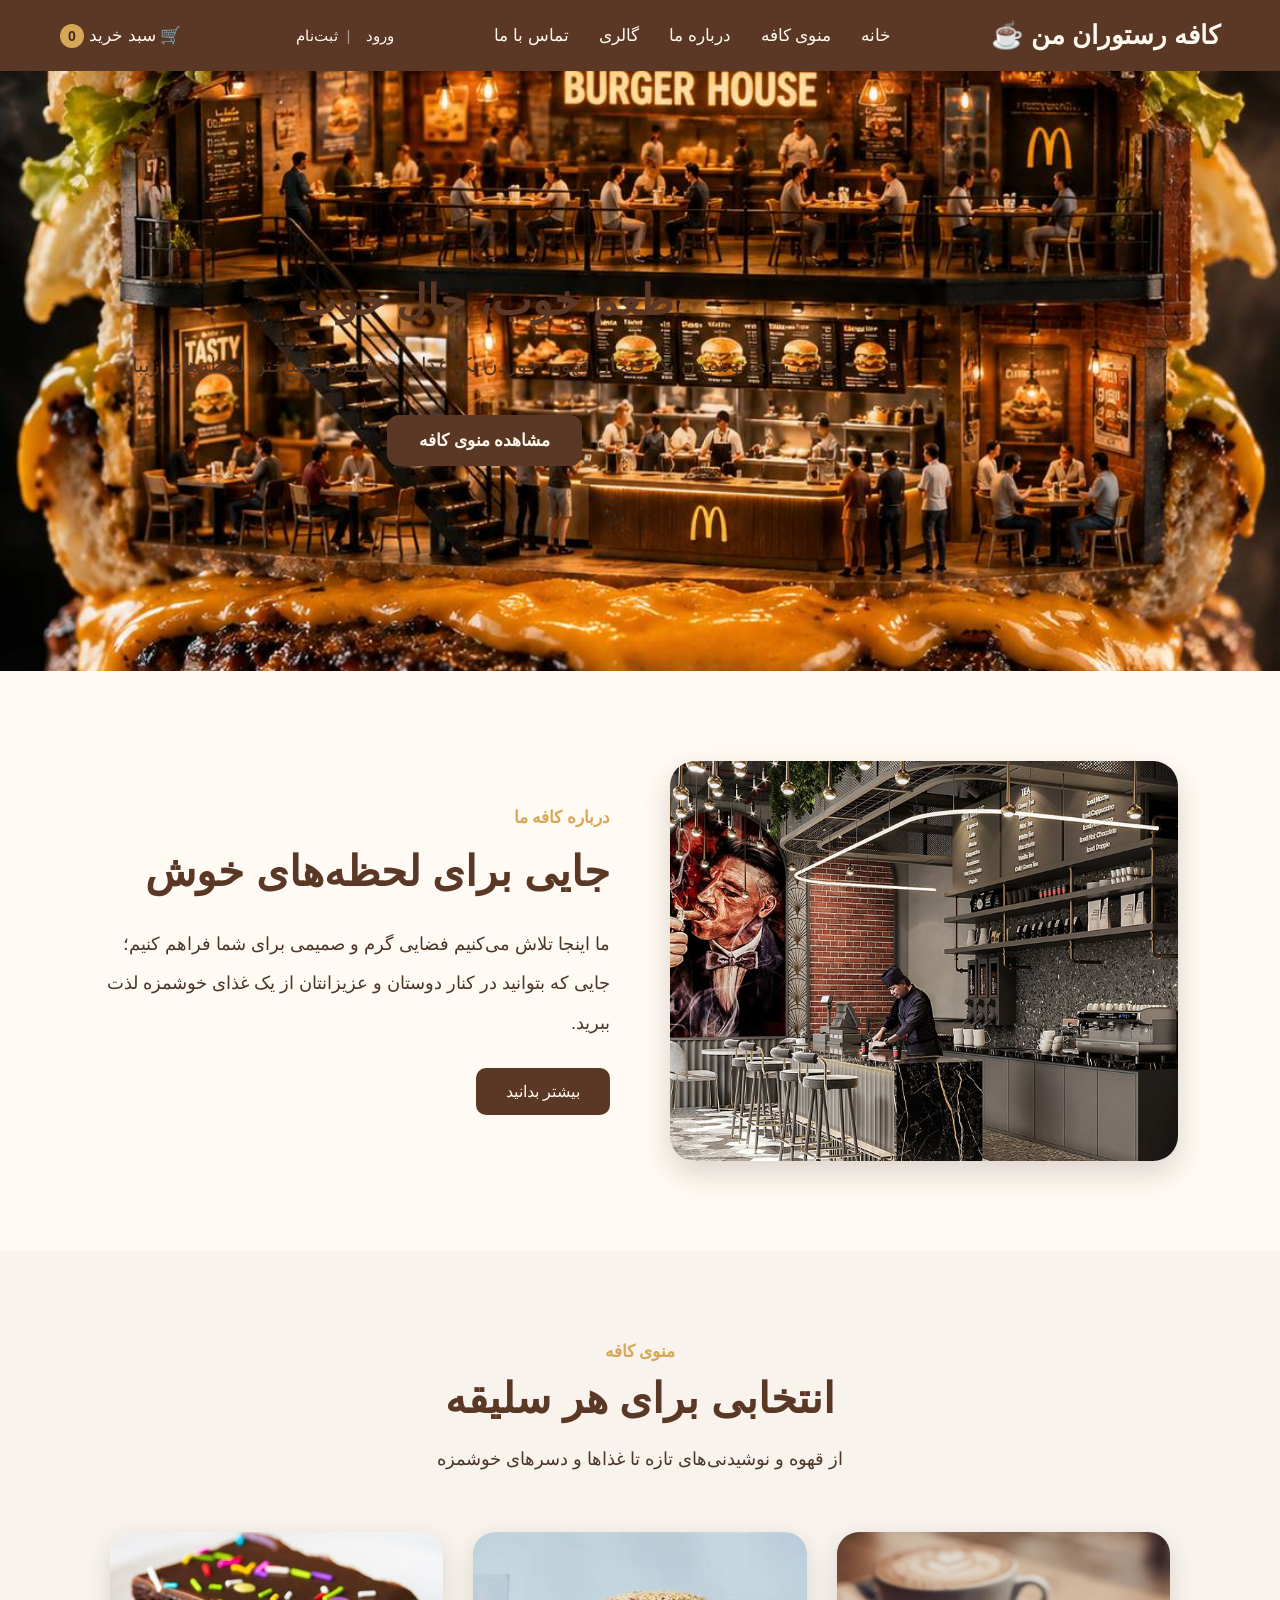
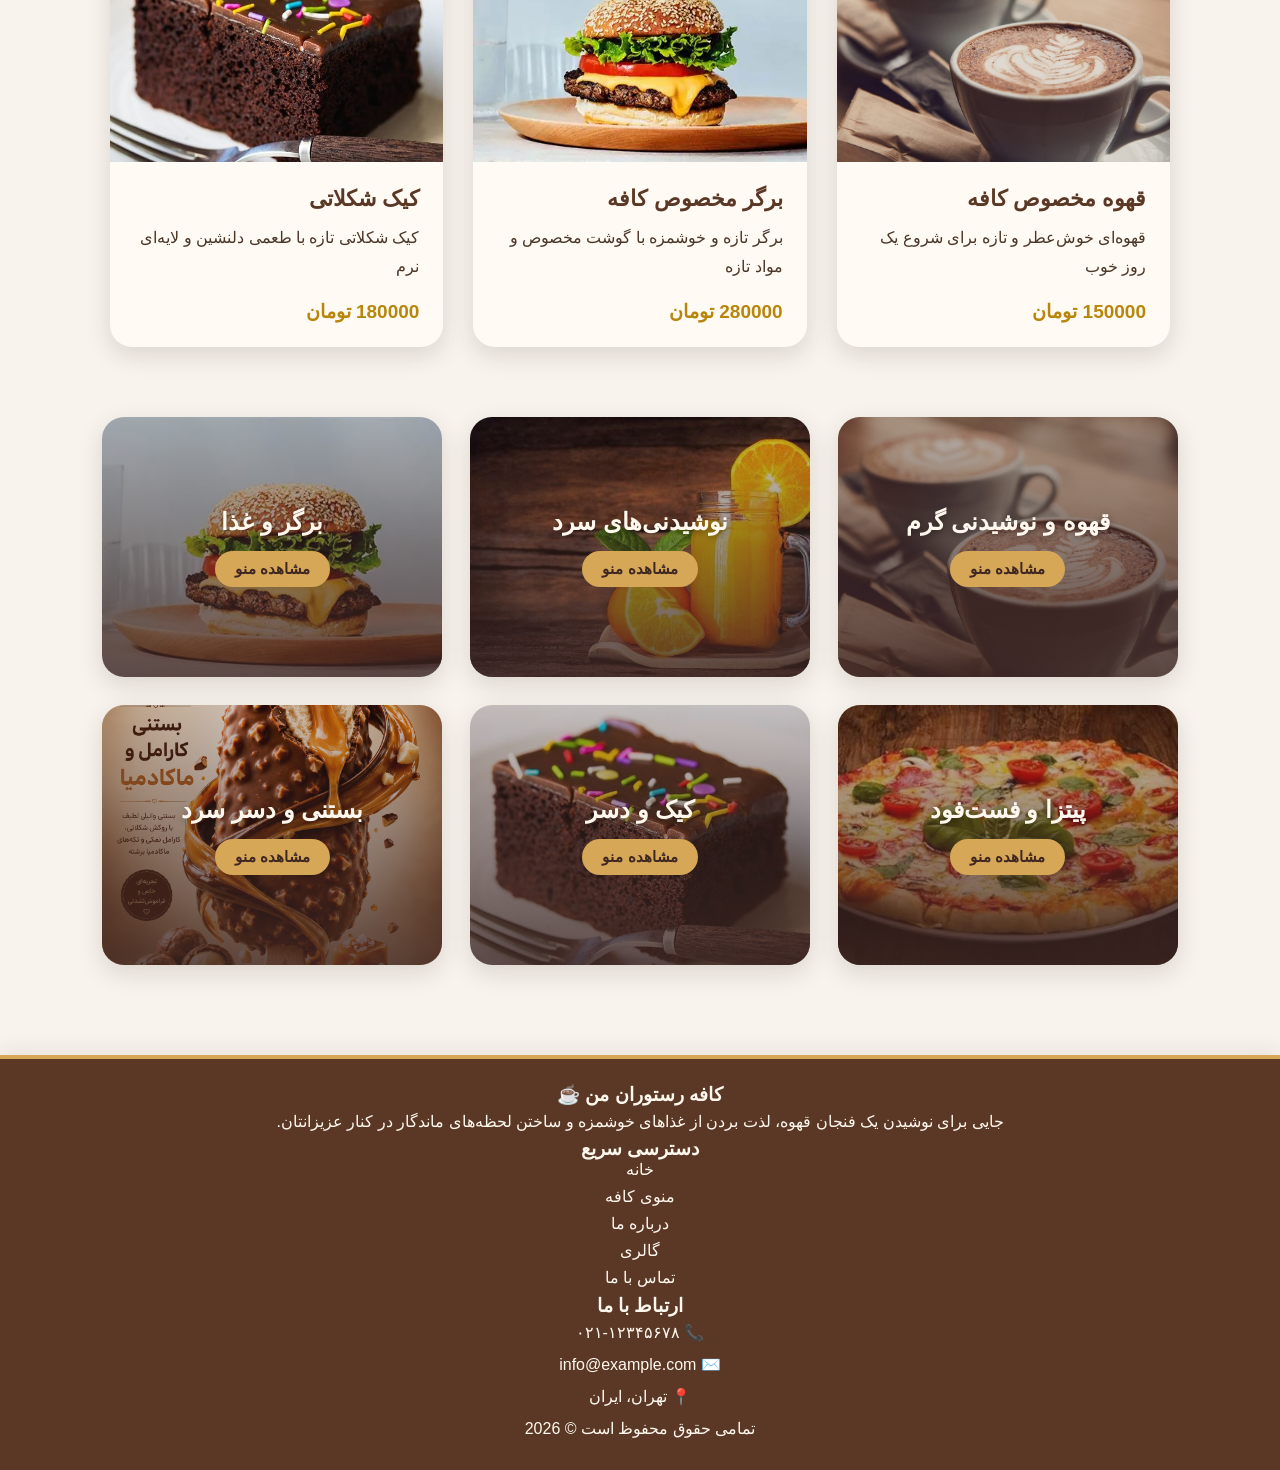
<file: index.html>
<!DOCTYPE html>
<html lang="fa" dir="rtl">

<head>
    <meta charset="UTF-8">
    <meta name="viewport" content="width=device-width, initial-scale=1.0">

    <title>کافه رستوران من</title>

    <link rel="stylesheet" href="css/style.css">
</head>

<body>

  <header>

    <div class="logo">
        کافه رستوران من ☕
    </div>

    <button class="menu-toggle" id="menu-toggle" aria-label="باز کردن منو">
        ☰
    </button>

    <nav id="main-nav">
        <ul>
            <li><a href="index.html">خانه</a></li>
            <li><a href="index.html#menu">منوی کافه</a></li>
            <li><a href="about.html">درباره ما</a></li>
            <li><a href="gallery.html" class="active">گالری</a></li>
            <li><a href="contact.html">تماس با ما</a></li>
        </ul>
    </nav>

    <div class="user-actions">
        <a href="login.html">ورود</a>
        <a href="register.html">ثبت‌نام</a>
    </div>

    <a href="cart.html" class="cart">
        🛒 سبد خرید
        <span id="cart-count">0</span>
    </a>

</header>
    <main>

        <!-- Hero Section -->
        <section class="hero">

            <img src="images/burger-hero.jpg"
                alt="برگر و فضای کافه"
                class="hero-image">

            <div class="hero-content">

                <h2>طعم خوب، حال خوب</h2>

                <p>
                    جایی برای نوشیدن یک فنجان قهوه،
                    خوردن یک غذای خوشمزه و ساختن لحظه‌های زیبا
                </p>

                <a href="#menu" class="hero-btn">
                    مشاهده منوی کافه
                </a>

            </div>

        </section>


        <!-- About Section -->
        <section class="about" id="about">

            <div class="about-image">

                <img src="images/cafe-hero.png"
                     alt="فضای کافه">

            </div>

            <div class="about-content">

                <span>درباره کافه ما</span>

                <h2>جایی برای لحظه‌های خوش</h2>

                <p>
                    ما اینجا تلاش می‌کنیم فضایی گرم و صمیمی برای شما فراهم کنیم؛
                    جایی که بتوانید در کنار دوستان و عزیزانتان از یک غذای خوشمزه
                    لذت ببرید.
                </p>

                <a href="about.html" class="about-btn">
                     بیشتر بدانید
                </a>

            </div>

        </section>


        <!-- Menu Section -->
        <section class="menu-section" id="menu">

            <div class="menu-title">

                <span>منوی کافه</span>

                <h2>انتخابی برای هر سلیقه</h2>

                <p>
                    از قهوه و نوشیدنی‌های تازه تا غذاها و دسرهای خوشمزه
                </p>

            </div>


            <div class="menu-container">

                <!-- Coffee Card -->
                <a href="coffee.html" class="menu-link">

                    <div class="menu-card">

                        <img src="images/coffee.jpg"
                             alt="قهوه مخصوص کافه">

                        <div class="menu-card-content">

                            <h3>قهوه مخصوص کافه</h3>

                            <p>
                                قهوه‌ای خوش‌عطر و تازه برای شروع یک روز خوب
                            </p>

                            <span class="price">
                                150000 تومان
                            </span>

                        </div>

                    </div>

                </a>


                <!-- Burger Card -->
                <a href="burger.html" class="menu-link">

                    <div class="menu-card">

                        <img src="images/Burger.png"
                             alt="برگر مخصوص">

                        <div class="menu-card-content">

                            <h3>برگر مخصوص کافه</h3>

                            <p>
                                برگر تازه و خوشمزه با گوشت مخصوص و مواد تازه
                            </p>

                            <span class="price">
                                280000 تومان
                            </span>

                        </div>

                    </div>

                </a>


                <!-- Cake Card -->
                <a href="cake.html" class="menu-link">

                    <div class="menu-card">

                        <img src="images/cake-shokolati.jpg"
                             alt="کیک شکلاتی">

                        <div class="menu-card-content">

                            <h3>کیک شکلاتی</h3>

                            <p>
                                کیک شکلاتی تازه با طعمی دلنشین و لایه‌ای نرم
                            </p>

                            <span class="price">
                                180000 تومان
                            </span>

                        </div>

                    </div>

                </a>

            </div>
			
			<!-- دسته‌بندی منوی کافه -->
	<div class="category-container">

		<a href="coffee.html" class="category-card">
			<img src="images/coffee.jpg" alt="قهوه">
        <div class="category-overlay">
            <h3>قهوه و نوشیدنی گرم</h3>
            <span>مشاهده منو</span>
        </div>
		</a>


    <a href="cold-drinks.html" class="category-card">
        <img src="images/orange-juice.jpg" alt="نوشیدنی سرد">
        <div class="category-overlay">
            <h3>نوشیدنی‌های سرد</h3>
            <span>مشاهده منو</span>
        </div>
    </a>


    <a href="burger.html" class="category-card">
        <img src="images/Burger.png" alt="برگر و غذا">
        <div class="category-overlay">
            <h3>برگر و غذا</h3>
            <span>مشاهده منو</span>
        </div>
    </a>


    <a href="pizza.html" class="category-card">
        <img src="images/pizza.jpg" alt="پیتزا و فست‌فود">
        <div class="category-overlay">
            <h3>پیتزا و فست‌فود</h3>
            <span>مشاهده منو</span>
        </div>
    </a>


    <a href="cake.html" class="category-card">
        <img src="images/cake-shokolati.jpg" alt="کیک و دسر">
        <div class="category-overlay">
            <h3>کیک و دسر</h3>
            <span>مشاهده منو</span>
        </div>
    </a>


    <a href="icecream.html" class="category-card">
        <img src="images/ice-cream-caramel.png" alt="بستنی">
        <div class="category-overlay">
            <h3>بستنی و دسر سرد</h3>
            <span>مشاهده منو</span>
        </div>
	</a>

	</div>

        </section>

    </main>



<footer>

    <div class="footer-container">

        <div class="footer-about">
            <h3>کافه رستوران من ☕</h3>

            <p>
                جایی برای نوشیدن یک فنجان قهوه،
                لذت بردن از غذاهای خوشمزه و ساختن
                لحظه‌های ماندگار در کنار عزیزانتان.
            </p>
        </div>


        <div class="footer-links">
            <h3>دسترسی سریع</h3>

            <a href="index.html">خانه</a>
            <a href="index.html#menu">منوی کافه</a>
            <a href="about.html">درباره ما</a>
            <a href="gallery.html">گالری</a>
            <a href="contact.html">تماس با ما</a>
        </div>


        <div class="footer-contact">
            <h3>ارتباط با ما</h3>

            <p>📞 ۰۲۱-۱۲۳۴۵۶۷۸</p>

            <p>✉️ info@example.com</p>

            <p>📍 تهران، ایران</p>
        </div>

    </div>


    <div class="footer-bottom">

        <p>
            تمامی حقوق محفوظ است © 2026
        </p>

    </div>

</footer>



    <script src="js/script.js"></script>

</body>

</html>
</file>
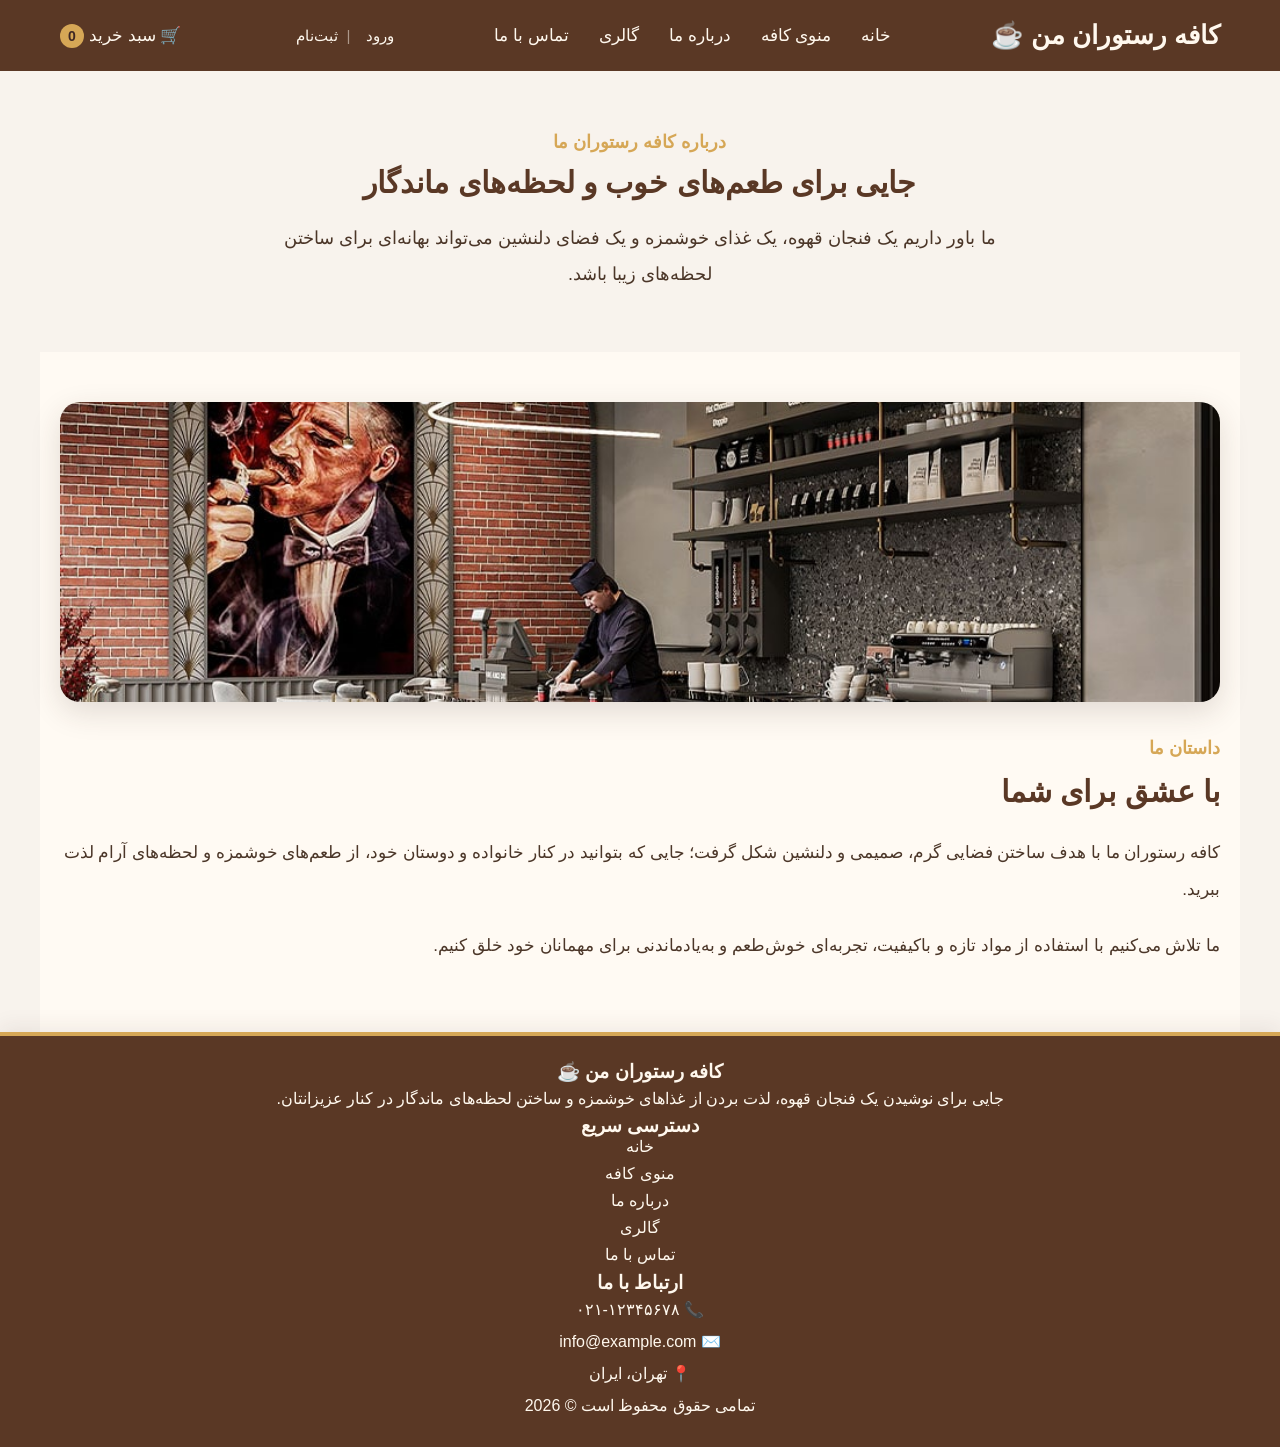
<file: about.html>
<!DOCTYPE html>
<html lang="fa" dir="rtl">

<head>
    <meta charset="UTF-8">
    <meta name="viewport" content="width=device-width, initial-scale=1.0">

    <title>درباره ما | کافه رستوران من</title>

    <link rel="stylesheet" href="css/style.css">
</head>

<body>

    <!-- Header -->
    <header>

    <div class="logo">
        کافه رستوران من ☕
    </div>

    <button class="menu-toggle" id="menu-toggle" aria-label="باز کردن منو">
        ☰
    </button>

    <nav id="main-nav">
        <ul>
            <li><a href="index.html">خانه</a></li>
            <li><a href="index.html#menu">منوی کافه</a></li>
            <li><a href="about.html">درباره ما</a></li>
            <li><a href="gallery.html" class="active">گالری</a></li>
            <li><a href="contact.html">تماس با ما</a></li>
        </ul>
    </nav>

    <div class="user-actions">
        <a href="login.html">ورود</a>
        <a href="register.html">ثبت‌نام</a>
    </div>

    <a href="cart.html" class="cart">
        🛒 سبد خرید
        <span id="cart-count">0</span>
    </a>

</header>

    <!-- محتوای صفحه درباره ما -->

    <!-- About Hero -->

<section class="about-page-hero">

    <div class="about-page-hero-content">

        <span>درباره کافه رستوران ما</span>

        <h1>جایی برای طعم‌های خوب و لحظه‌های ماندگار</h1>

        <p>
            ما باور داریم یک فنجان قهوه، یک غذای خوشمزه و یک فضای دلنشین
            می‌تواند بهانه‌ای برای ساختن لحظه‌های زیبا باشد.
        </p>

    </div>

</section>


<!-- About Content -->

<section class="about-page-section">

    <div class="about-page-image">

        <img src="images/cafe-hero.png" alt="فضای کافه رستوران">

    </div>


    <div class="about-page-content">

        <span>داستان ما</span>

        <h2>با عشق برای شما</h2>

        <p>
            کافه رستوران ما با هدف ساختن فضایی گرم، صمیمی و دلنشین شکل گرفت؛
            جایی که بتوانید در کنار خانواده و دوستان خود، از طعم‌های خوشمزه
            و لحظه‌های آرام لذت ببرید.
        </p>

        <p>
            ما تلاش می‌کنیم با استفاده از مواد تازه و باکیفیت،
            تجربه‌ای خوش‌طعم و به‌یادماندنی برای مهمانان خود خلق کنیم.
        </p>

    </div>

</section>


    <footer>

    <div class="footer-container">

        <div class="footer-about">
            <h3>کافه رستوران من ☕</h3>

            <p>
                جایی برای نوشیدن یک فنجان قهوه،
                لذت بردن از غذاهای خوشمزه و ساختن
                لحظه‌های ماندگار در کنار عزیزانتان.
            </p>
        </div>


        <div class="footer-links">
            <h3>دسترسی سریع</h3>

            <a href="index.html">خانه</a>
            <a href="index.html#menu">منوی کافه</a>
            <a href="about.html">درباره ما</a>
            <a href="gallery.html">گالری</a>
            <a href="contact.html">تماس با ما</a>
        </div>


        <div class="footer-contact">
            <h3>ارتباط با ما</h3>

            <p>📞 ۰۲۱-۱۲۳۴۵۶۷۸</p>

            <p>✉️ info@example.com</p>

            <p>📍 تهران، ایران</p>
        </div>

    </div>


    <div class="footer-bottom">

        <p>
            تمامی حقوق محفوظ است © 2026
        </p>

    </div>

</footer>


    <script src="js/script.js"></script>

</body>

</html>
</file>
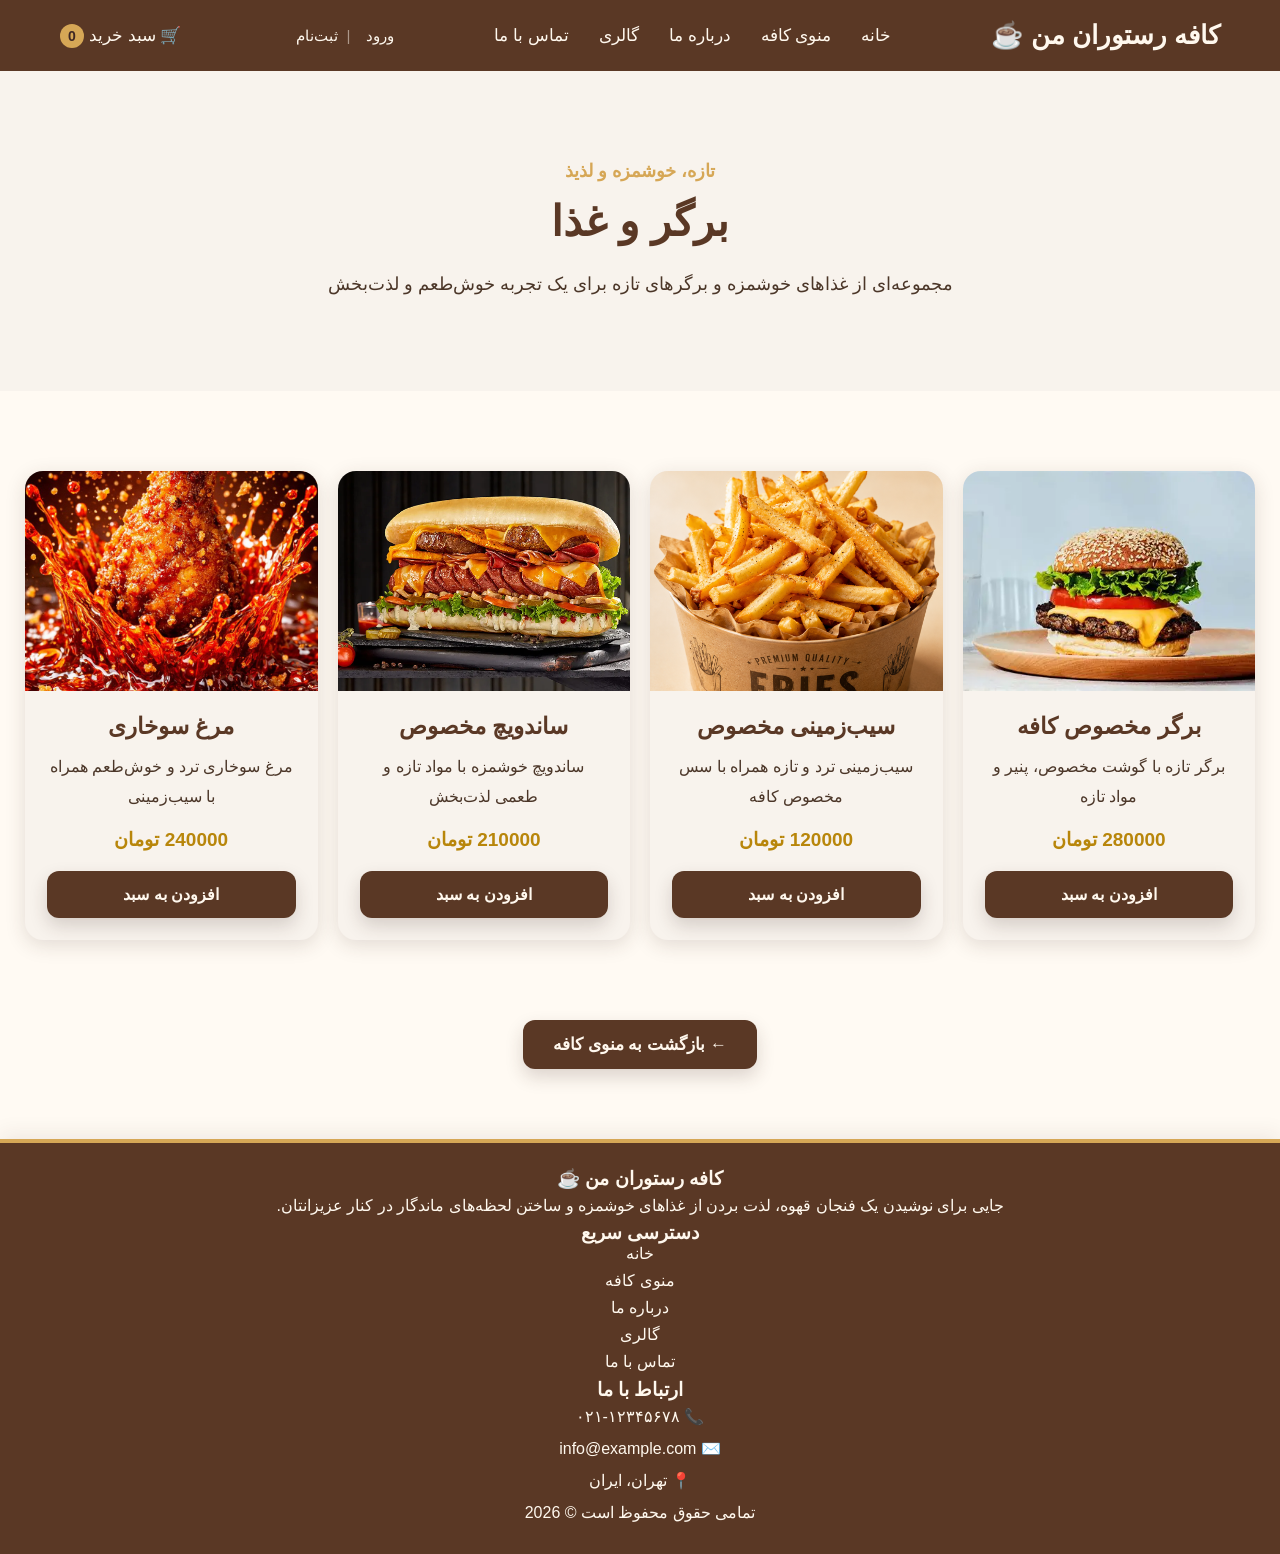
<file: burger.html>
<!DOCTYPE html>
<html lang="fa" dir="rtl">

<head>
    <meta charset="UTF-8">
    <meta name="viewport" content="width=device-width, initial-scale=1.0">

    <title>برگر و غذا | کافه رستوران من</title>

    <link rel="stylesheet" href="css/style.css">
</head>

<body>

    <!-- Header -->
    <header>

    <div class="logo">
        کافه رستوران من ☕
    </div>

    <button class="menu-toggle" id="menu-toggle" aria-label="باز کردن منو">
        ☰
    </button>

    <nav id="main-nav">
        <ul>
            <li><a href="index.html">خانه</a></li>
            <li><a href="index.html#menu">منوی کافه</a></li>
            <li><a href="about.html">درباره ما</a></li>
            <li><a href="gallery.html" class="active">گالری</a></li>
            <li><a href="contact.html">تماس با ما</a></li>
        </ul>
    </nav>

    <div class="user-actions">
        <a href="login.html">ورود</a>
        <a href="register.html">ثبت‌نام</a>
    </div>

    <a href="cart.html" class="cart">
        🛒 سبد خرید
        <span id="cart-count">0</span>
    </a>

</header>    <!-- Hero -->
    <section class="category-page-hero">

        <div class="category-page-hero-content">

            <span>تازه، خوشمزه و لذیذ</span>

            <h1>برگر و غذا</h1>

            <p>
                مجموعه‌ای از غذاهای خوشمزه و برگرهای تازه
                برای یک تجربه خوش‌طعم و لذت‌بخش
            </p>

        </div>

    </section>

    <!-- Products -->
    <section class="products-section">

        <div class="products-grid">

            <!-- برگر مخصوص -->
            <div class="product-card">

                <img src="images/Burger.png"
                     alt="برگر مخصوص">

                <div class="product-content">

                    <h3>برگر مخصوص کافه</h3>

                    <p>
                        برگر تازه با گوشت مخصوص،
                        پنیر و مواد تازه
                    </p>

                    <span class="product-price">
                        280000 تومان
                    </span>

                    <button class="add-to-cart-btn"
                            onclick="addToCart('برگر مخصوص کافه', 280000)">
                        افزودن به سبد
                    </button>

                </div>

            </div>

            <!-- سیب زمینی -->
            <div class="product-card">

                <img src="images/fries.jpg"
                     alt="سیب‌زمینی سرخ‌کرده">

                <div class="product-content">

                    <h3>سیب‌زمینی مخصوص</h3>

                    <p>
                        سیب‌زمینی ترد و تازه
                        همراه با سس مخصوص کافه
                    </p>

                    <span class="product-price">
                        120000 تومان
                    </span>

                    <button class="add-to-cart-btn"
                            onclick="addToCart('سیب‌زمینی مخصوص', 120000)">
                        افزودن به سبد
                    </button>

                </div>

            </div>

            <!-- ساندویچ -->
            <div class="product-card">

                <img src="images/sandwich.png"
                     alt="ساندویچ مخصوص">

                <div class="product-content">

                    <h3>ساندویچ مخصوص</h3>

                    <p>
                        ساندویچ خوشمزه با مواد تازه
                        و طعمی لذت‌بخش
                    </p>

                    <span class="product-price">
                        210000 تومان
                    </span>

                    <button class="add-to-cart-btn"
                            onclick="addToCart('ساندویچ مخصوص', 210000)">
                        افزودن به سبد
                    </button>

                </div>

            </div>

            <!-- مرغ سوخاری -->
            <div class="product-card">

                <img src="images/chicken_1.jpg"
                     alt="مرغ سوخاری">

                <div class="product-content">

                    <h3>مرغ سوخاری</h3>

                    <p>
                        مرغ سوخاری ترد و خوش‌طعم
                        همراه با سیب‌زمینی
                    </p>

                    <span class="product-price">
                        240000 تومان
                    </span>

                    <button class="add-to-cart-btn"
                            onclick="addToCart('مرغ سوخاری', 240000)">
                        افزودن به سبد
                    </button>

                </div>

            </div>

        </div>

    </section>

    <div class="back-to-menu">
        <a href="index.html#menu">← بازگشت به منوی کافه</a>
    </div>

    <!-- Footer -->
    <footer>

    <div class="footer-container">

        <div class="footer-about">
            <h3>کافه رستوران من ☕</h3>

            <p>
                جایی برای نوشیدن یک فنجان قهوه،
                لذت بردن از غذاهای خوشمزه و ساختن
                لحظه‌های ماندگار در کنار عزیزانتان.
            </p>
        </div>


        <div class="footer-links">
            <h3>دسترسی سریع</h3>

            <a href="index.html">خانه</a>
            <a href="index.html#menu">منوی کافه</a>
            <a href="about.html">درباره ما</a>
            <a href="gallery.html">گالری</a>
            <a href="contact.html">تماس با ما</a>
        </div>


        <div class="footer-contact">
            <h3>ارتباط با ما</h3>

            <p>📞 ۰۲۱-۱۲۳۴۵۶۷۸</p>

            <p>✉️ info@example.com</p>

            <p>📍 تهران، ایران</p>
        </div>

    </div>


    <div class="footer-bottom">

        <p>
            تمامی حقوق محفوظ است © 2026
        </p>

    </div>

</footer>


    <script src="js/script.js"></script>

</body>

</html>
</file>
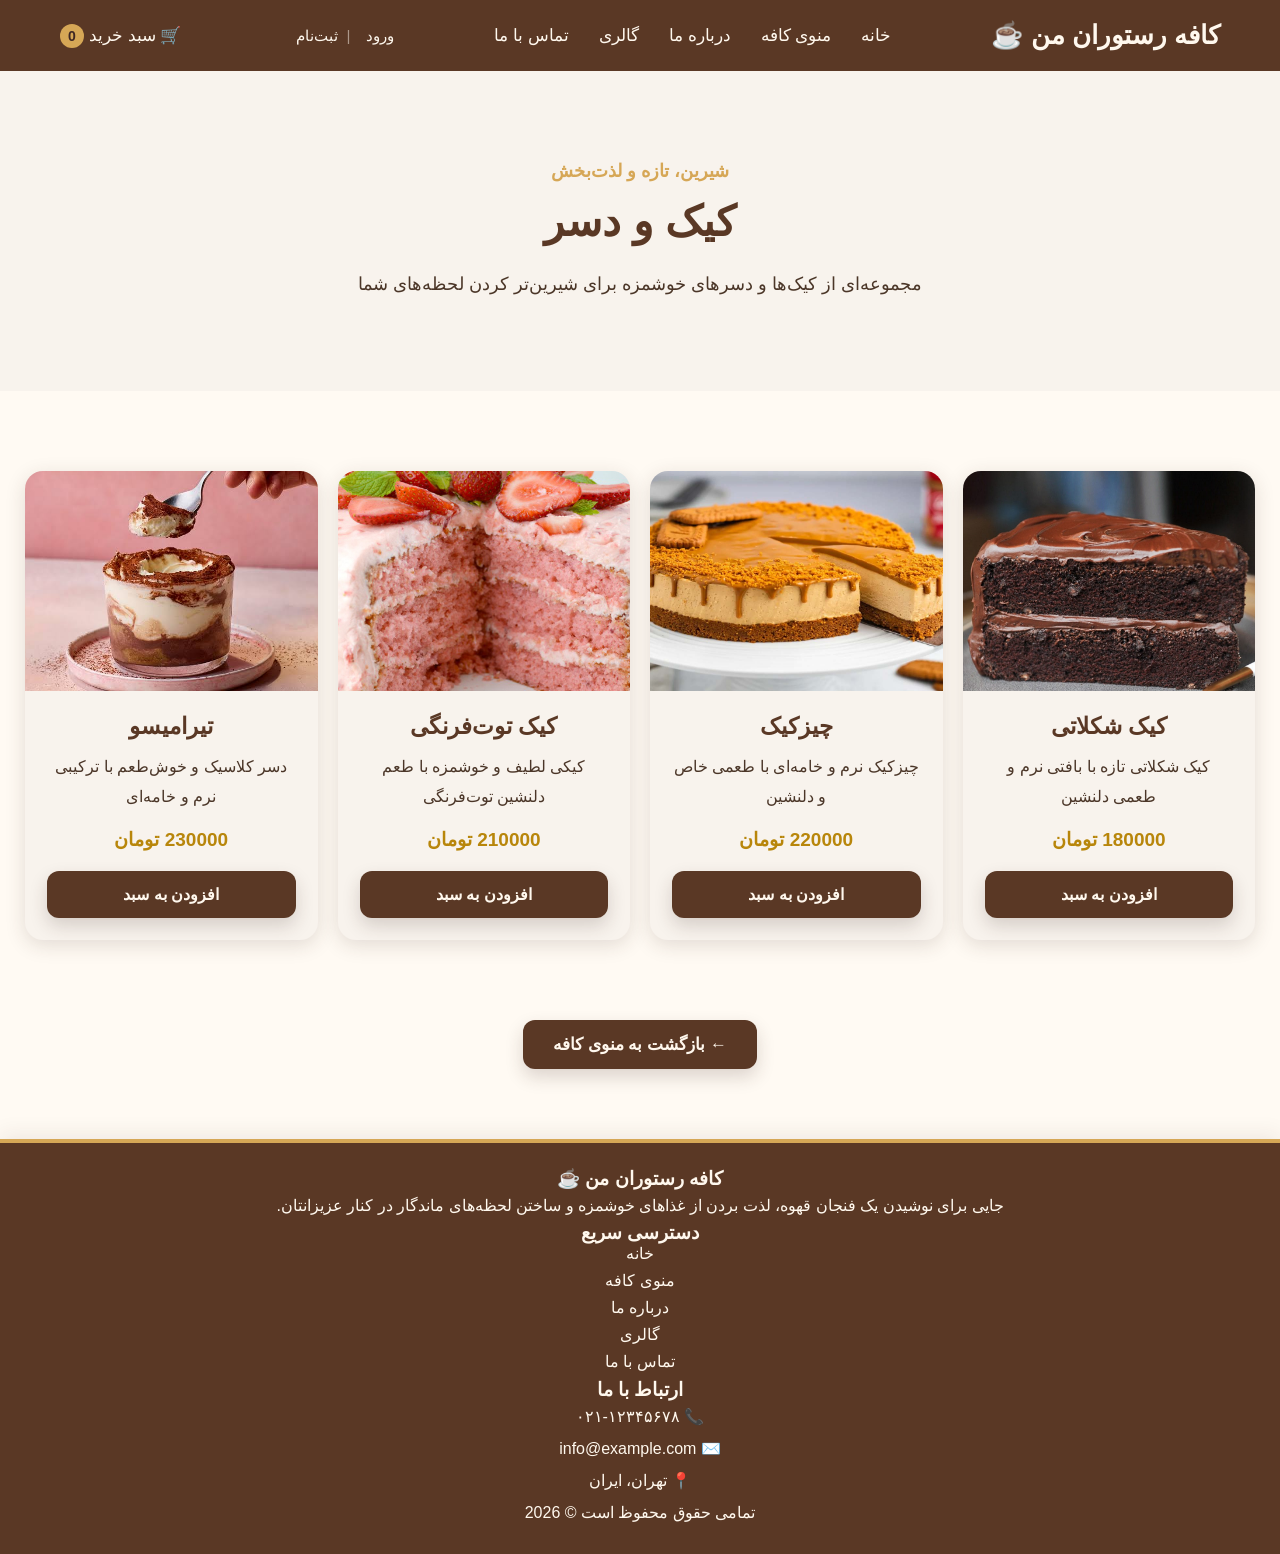
<file: cake.html>
<!DOCTYPE html>
<html lang="fa" dir="rtl">

<head>
    <meta charset="UTF-8">
    <meta name="viewport" content="width=device-width, initial-scale=1.0">

    <title>کیک و دسر | کافه رستوران من</title>

    <link rel="stylesheet" href="css/style.css">
</head>

<body>

    <!-- Header -->
    <header>

    <div class="logo">
        کافه رستوران من ☕
    </div>

    <button class="menu-toggle" id="menu-toggle" aria-label="باز کردن منو">
        ☰
    </button>

    <nav id="main-nav">
        <ul>
            <li><a href="index.html">خانه</a></li>
            <li><a href="index.html#menu">منوی کافه</a></li>
            <li><a href="about.html">درباره ما</a></li>
            <li><a href="gallery.html" class="active">گالری</a></li>
            <li><a href="contact.html">تماس با ما</a></li>
        </ul>
    </nav>

    <div class="user-actions">
        <a href="login.html">ورود</a>
        <a href="register.html">ثبت‌نام</a>
    </div>

    <a href="cart.html" class="cart">
        🛒 سبد خرید
        <span id="cart-count">0</span>
    </a>

</header>

    <!-- Hero -->
    <section class="category-page-hero">

        <div class="category-page-hero-content">

            <span>شیرین، تازه و لذت‌بخش</span>

            <h1>کیک و دسر</h1>

            <p>
                مجموعه‌ای از کیک‌ها و دسرهای خوشمزه
                برای شیرین‌تر کردن لحظه‌های شما
            </p>

        </div>

    </section>


    <!-- Products -->
    <section class="products-section">

        <div class="products-grid">

            <!-- کیک شکلاتی -->
            <div class="product-card">

                <img src="images/cake-chocolate_1.jpg"
                     alt="کیک شکلاتی">

                <div class="product-content">

                    <h3>کیک شکلاتی</h3>

                    <p>
                        کیک شکلاتی تازه با بافتی نرم
                        و طعمی دلنشین
                    </p>

                    <span class="product-price">
                        180000 تومان
                    </span>

                    <button class="add-to-cart-btn"
                        onclick="addToCart('کیک شکلاتی', 180000)">
                             افزودن به سبد
                    </button>

                </div>

            </div>


            <!-- چیزکیک -->
            <div class="product-card">

                <img src="images/chizz-cake.jpg"
                     alt="چیزکیک">

                <div class="product-content">

                    <h3>چیزکیک</h3>

                    <p>
                        چیزکیک نرم و خامه‌ای
                        با طعمی خاص و دلنشین
                    </p>

                    <span class="product-price">
                        220000 تومان
                    </span>

                    <button class="add-to-cart-btn"
                        onclick="addToCart('چیزکیک ', 220000)">
                         افزودن به سبد
                    </button>

                </div>

            </div>


            <!-- کیک توت‌فرنگی -->
            <div class="product-card">

                <img src="images/strawberry-cake.jpg"
                     alt="کیک توت‌فرنگی">

                <div class="product-content">

                    <h3>کیک توت‌فرنگی</h3>

                    <p>
                        کیکی لطیف و خوشمزه
                        با طعم دلنشین توت‌فرنگی
                    </p>

                    <span class="product-price">
                        210000 تومان
                    </span>

                    <button class="add-to-cart-btn"
                        onclick="addToCart('کیک توت فرنگی', 210000)">
                             افزودن به سبد
                    </button>

                </div>

            </div>


            <!-- تیرامیسو -->
            <div class="product-card">

                <img src="images/Tiramisu.jpg"
                     alt="تیرامیسو">

                <div class="product-content">

                    <h3>تیرامیسو</h3>

                    <p>
                        دسر کلاسیک و خوش‌طعم
                        با ترکیبی نرم و خامه‌ای
                    </p>

                    <span class="product-price">
                        230000 تومان
                    </span>

                    <button class="add-to-cart-btn"
                        onclick="addToCart('تیرامیسو', 230000)">
                             افزودن به سبد
                    </button>

                </div>

            </div>

        </div>

    </section>


    <!-- دکمه بازگشت -->
    <div class="back-to-menu">
        <a href="index.html#menu">← بازگشت به منوی کافه</a>
    </div>


    <!-- Footer -->
    <footer>

    <div class="footer-container">

        <div class="footer-about">
            <h3>کافه رستوران من ☕</h3>

            <p>
                جایی برای نوشیدن یک فنجان قهوه،
                لذت بردن از غذاهای خوشمزه و ساختن
                لحظه‌های ماندگار در کنار عزیزانتان.
            </p>
        </div>


        <div class="footer-links">
            <h3>دسترسی سریع</h3>

            <a href="index.html">خانه</a>
            <a href="index.html#menu">منوی کافه</a>
            <a href="about.html">درباره ما</a>
            <a href="gallery.html">گالری</a>
            <a href="contact.html">تماس با ما</a>
        </div>


        <div class="footer-contact">
            <h3>ارتباط با ما</h3>

            <p>📞 ۰۲۱-۱۲۳۴۵۶۷۸</p>

            <p>✉️ info@example.com</p>

            <p>📍 تهران، ایران</p>
        </div>

    </div>


    <div class="footer-bottom">

        <p>
            تمامی حقوق محفوظ است © 2026
        </p>

    </div>

</footer>



    <script src="js/script.js"></script>

</body>

</html>
</file>
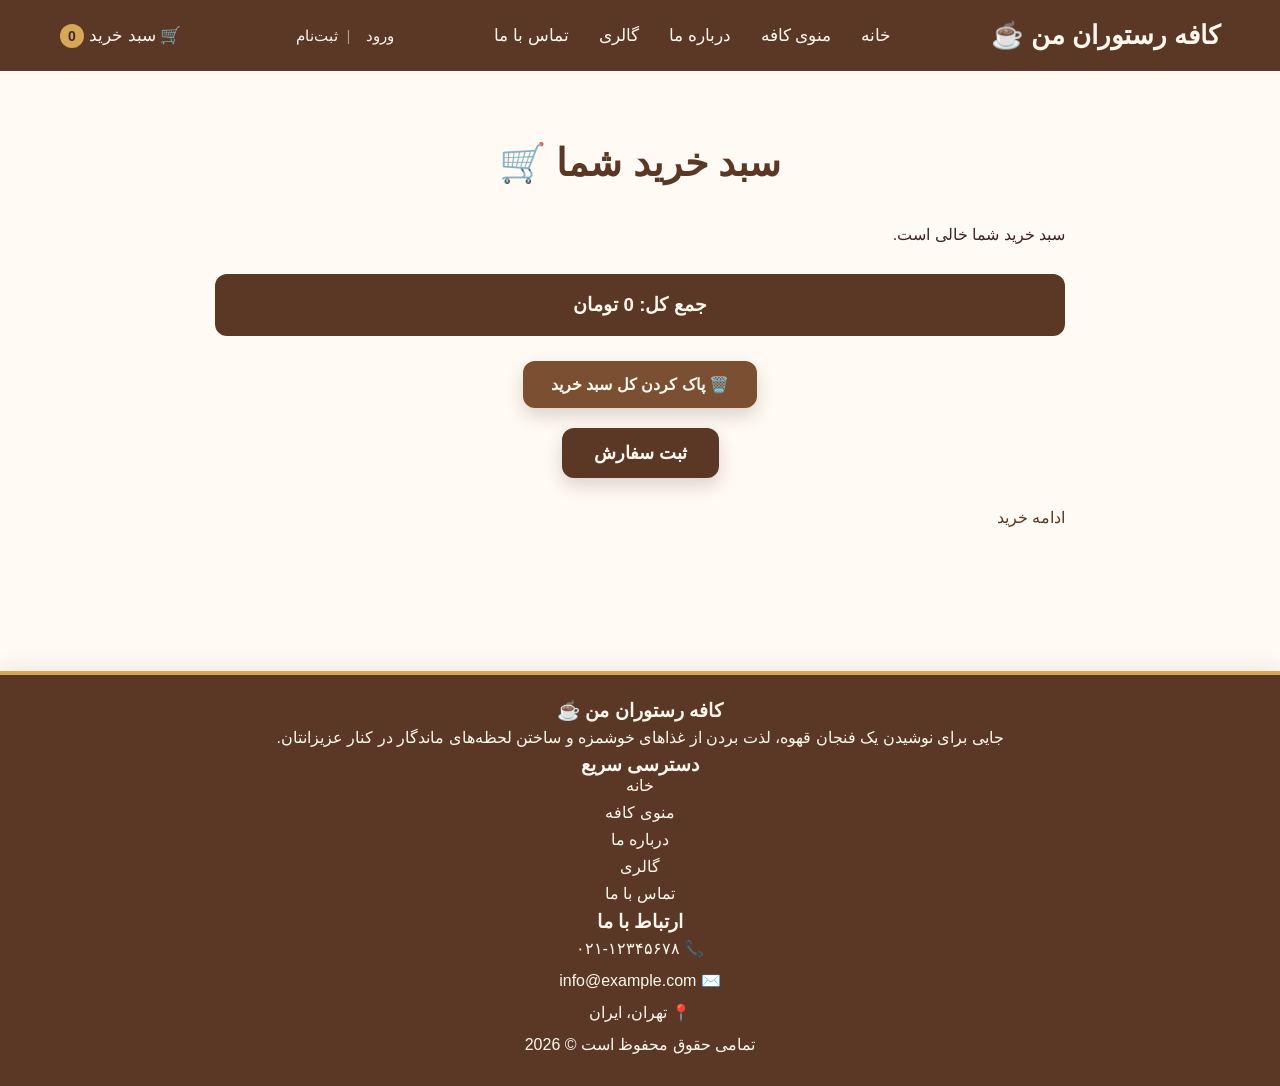
<file: cart.html>
<!DOCTYPE html>
<html lang="fa" dir="rtl">

<head>
    <meta charset="UTF-8">
    <meta name="viewport" content="width=device-width, initial-scale=1.0">

    <title>سبد خرید</title>

    <link rel="stylesheet" href="css/style.css">
</head>

<body>

    <header>

    <div class="logo">
        کافه رستوران من ☕
    </div>

    <button class="menu-toggle" id="menu-toggle" aria-label="باز کردن منو">
        ☰
    </button>

    <nav id="main-nav">
        <ul>
            <li><a href="index.html">خانه</a></li>
            <li><a href="index.html#menu">منوی کافه</a></li>
            <li><a href="about.html">درباره ما</a></li>
            <li><a href="gallery.html" class="active">گالری</a></li>
            <li><a href="contact.html">تماس با ما</a></li>
        </ul>
    </nav>

    <div class="user-actions">
        <a href="login.html">ورود</a>
        <a href="register.html">ثبت‌نام</a>
    </div>

    <a href="cart.html" class="cart">
        🛒 سبد خرید
        <span id="cart-count">0</span>
    </a>

</header>

    <main>

        <section class="cart-page">

            <h1>سبد خرید شما 🛒</h1>

            <div id="cart-items">
                <!-- محصولات با JavaScript اینجا نمایش داده می‌شوند -->
            </div>

            <div class="cart-total">
                <h3>
                    جمع کل:
                    <span id="cart-total">0</span>
                    تومان
                </h3>
            </div>
			
			<button class="clear-cart-btn" onclick="clearCart()">
				🗑️ پاک کردن کل سبد خرید
			</button>
			
			<a href="checkout.html" class="checkout-btn">
				ثبت سفارش
			</a>
			
            <a href="index.html" class="back-btn">
                ادامه خرید
            </a>

        </section>

    </main>


    <footer>

    <div class="footer-container">

        <div class="footer-about">
            <h3>کافه رستوران من ☕</h3>

            <p>
                جایی برای نوشیدن یک فنجان قهوه،
                لذت بردن از غذاهای خوشمزه و ساختن
                لحظه‌های ماندگار در کنار عزیزانتان.
            </p>
        </div>


        <div class="footer-links">
            <h3>دسترسی سریع</h3>

            <a href="index.html">خانه</a>
            <a href="index.html#menu">منوی کافه</a>
            <a href="about.html">درباره ما</a>
            <a href="gallery.html">گالری</a>
            <a href="contact.html">تماس با ما</a>
        </div>


        <div class="footer-contact">
            <h3>ارتباط با ما</h3>

            <p>📞 ۰۲۱-۱۲۳۴۵۶۷۸</p>

            <p>✉️ info@example.com</p>

            <p>📍 تهران، ایران</p>
        </div>

    </div>


    <div class="footer-bottom">

        <p>
            تمامی حقوق محفوظ است © 2026
        </p>

    </div>

</footer>


    <script src="js/script.js"></script>

</body>

</html>
</file>
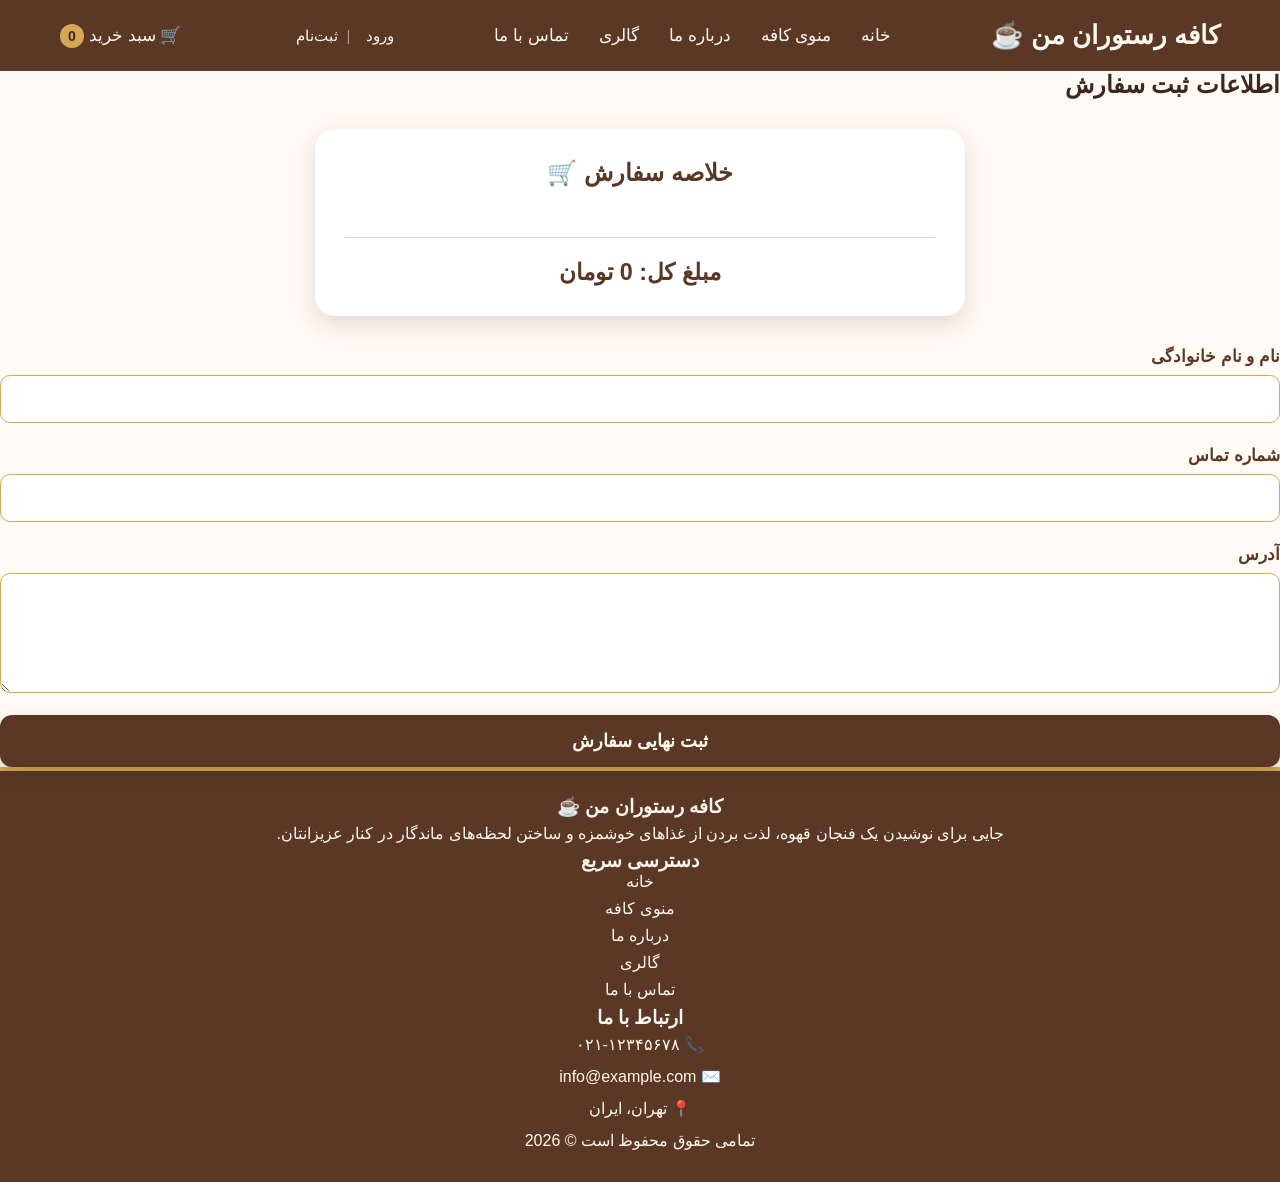
<file: checkout.html>
<!DOCTYPE html>
<html lang="fa" dir="rtl">

<head>
    <meta charset="UTF-8">

    <meta
        name="viewport"
        content="width=device-width, initial-scale=1.0"
    >

    <title>ثبت سفارش</title>

    <link rel="stylesheet" href="css/style.css">
</head>

<body>

    <!-- =========================
         Header
    ========================= -->

    <header>

    <div class="logo">
        کافه رستوران من ☕
    </div>

    <button class="menu-toggle" id="menu-toggle" aria-label="باز کردن منو">
        ☰
    </button>

    <nav id="main-nav">
        <ul>
            <li><a href="index.html">خانه</a></li>
            <li><a href="index.html#menu">منوی کافه</a></li>
            <li><a href="about.html">درباره ما</a></li>
            <li><a href="gallery.html" class="active">گالری</a></li>
            <li><a href="contact.html">تماس با ما</a></li>
        </ul>
    </nav>

    <div class="user-actions">
        <a href="login.html">ورود</a>
        <a href="register.html">ثبت‌نام</a>
    </div>

    <a href="cart.html" class="cart">
        🛒 سبد خرید
        <span id="cart-count">0</span>
    </a>

</header>
    <!-- =========================
         Main
    ========================= -->

    <main>

        <section class="checkout-page">

            <h1>
                اطلاعات ثبت سفارش
            </h1>


            <!-- =========================
                 خلاصه سفارش
            ========================= -->

            <div class="order-summary">

                <h2>
                    خلاصه سفارش 🛒
                </h2>


                <div id="checkout-items">

                    <!-- محصولات با JavaScript اینجا نمایش داده می‌شوند -->

                </div>


                <div class="checkout-total">

                    <h3>

                        مبلغ کل:

                        <span id="checkout-total">
                            0
                        </span>

                        تومان

                    </h3>

                </div>

            </div>


            <!-- =========================
                 فرم اطلاعات مشتری
            ========================= -->

            <form id="checkout-form">


                <label for="customer-name">
                    نام و نام خانوادگی
                </label>

                <input
                    type="text"
                    id="customer-name"
                    required
                >


                <label for="customer-phone">
                    شماره تماس
                </label>

                <input
                    type="tel"
                    id="customer-phone"
                    required
                >


                <label for="customer-address">
                    آدرس
                </label>

                <textarea
                    id="customer-address"
                    rows="5"
                    required
                ></textarea>


                <button
                    type="submit"
                    class="checkout-btn"
                >
                    ثبت نهایی سفارش
                </button>


            </form>

            <div id="order-success" class="order-success">

    <div class="success-icon">
        ✓
    </div>

    <h2>
        سفارش شما با موفقیت ثبت شد 🎉
    </h2>

    <p>
        از انتخاب کافه رستوران ما سپاسگزاریم.
    </p>

    <a href="index.html" class="back-home-btn">
        بازگشت به صفحه اصلی
    </a>

</div>


        </section>

    </main>


    <!-- =========================
         Footer
    ========================= -->

    <footer>

        <div class="footer-container">


            <div class="footer-about">

                <h3>
                    کافه رستوران من ☕
                </h3>

                <p>
                    جایی برای نوشیدن یک فنجان قهوه،
                    لذت بردن از غذاهای خوشمزه و ساختن
                    لحظه‌های ماندگار در کنار عزیزانتان.
                </p>

            </div>


            <div class="footer-links">

                <h3>
                    دسترسی سریع
                </h3>

                <a href="index.html">
                    خانه
                </a>

                <a href="index.html#menu">
                    منوی کافه
                </a>

                <a href="about.html">
                    درباره ما
                </a>

                <a href="gallery.html">
                    گالری
                </a>

                <a href="contact.html">
                    تماس با ما
                </a>

            </div>


            <div class="footer-contact">

                <h3>
                    ارتباط با ما
                </h3>

                <p>
                    📞 ۰۲۱-۱۲۳۴۵۶۷۸
                </p>

                <p>
                    ✉️ info@example.com
                </p>

                <p>
                    📍 تهران، ایران
                </p>

            </div>


        </div>


        <div class="footer-bottom">

            <p>
                تمامی حقوق محفوظ است © 2026
            </p>

        </div>

    </footer>


    <!-- =========================
         JavaScript
    ========================= -->

    <script src="js/script.js"></script>

</body>

</html>
</file>
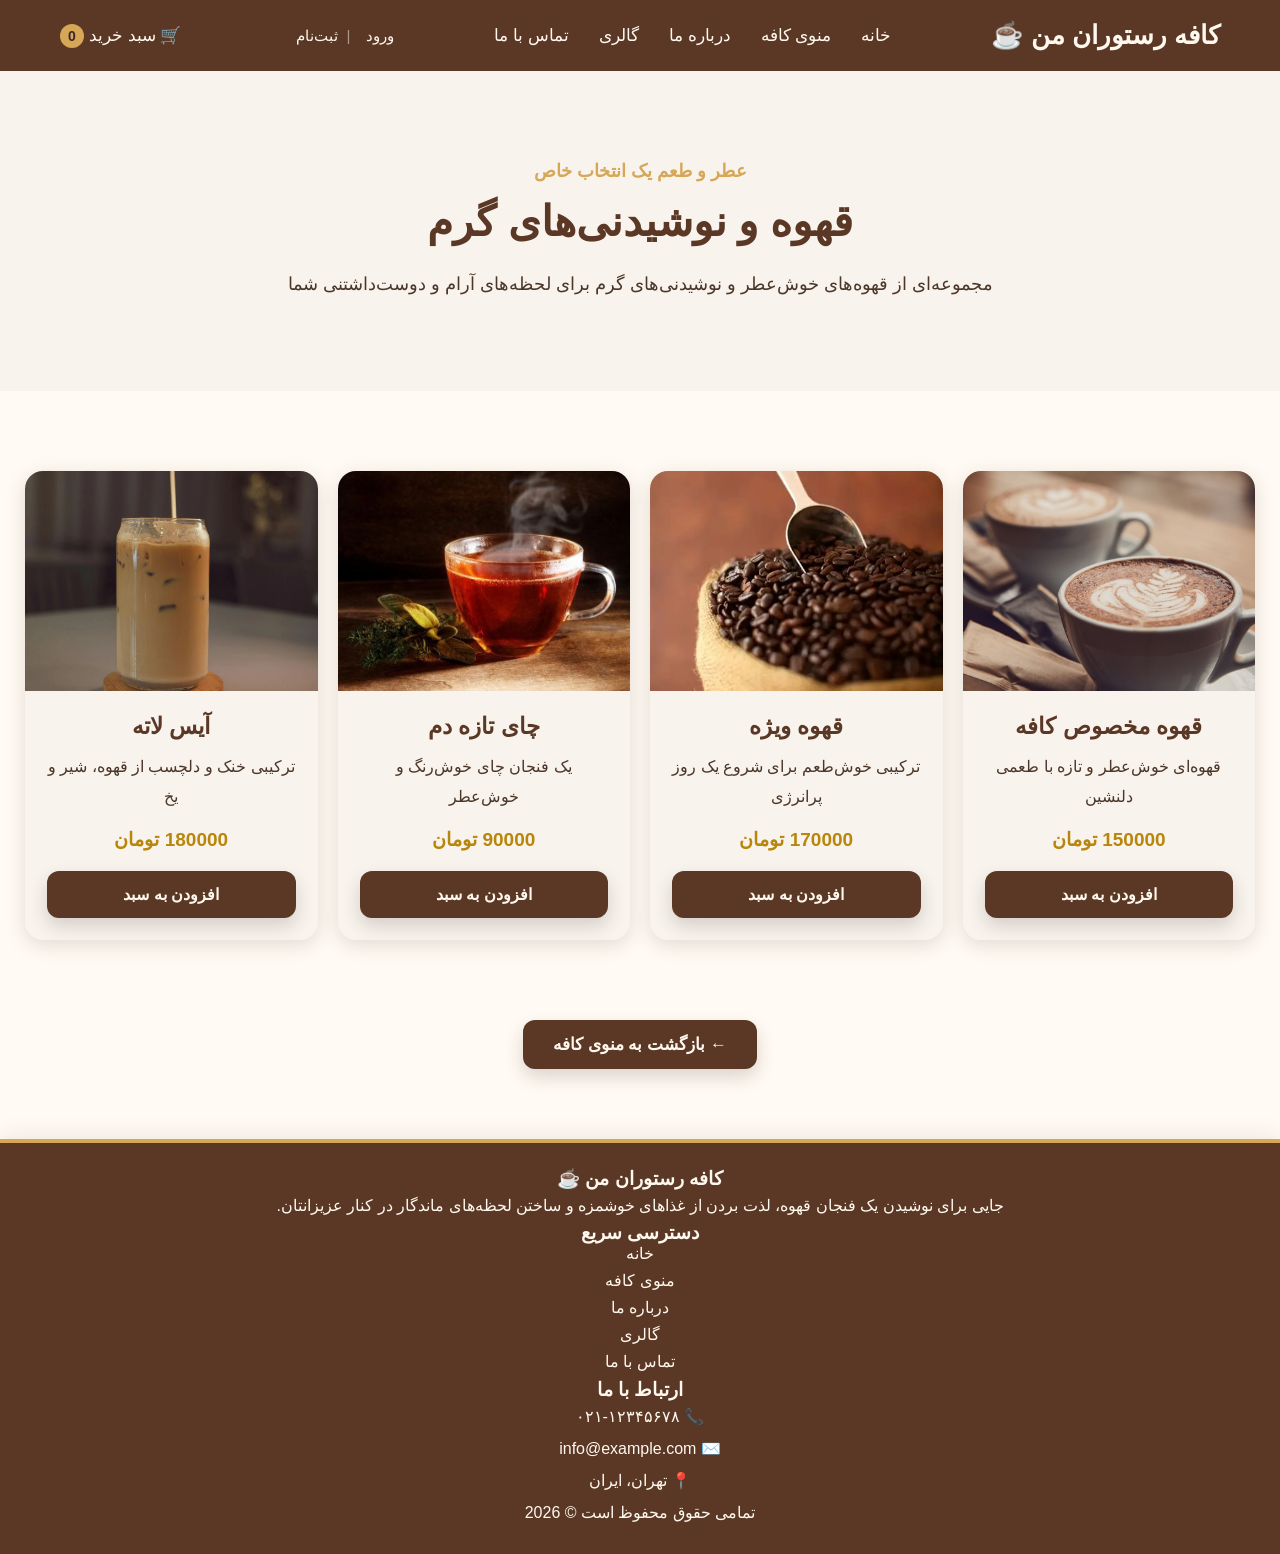
<file: coffee.html>
<!DOCTYPE html>
<html lang="fa" dir="rtl">

<head>
    <meta charset="UTF-8">
    <meta name="viewport" content="width=device-width, initial-scale=1.0">

    <title>قهوه و نوشیدنی گرم | کافه رستوران من</title>

    <link rel="stylesheet" href="css/style.css">
</head>

<body>

<!-- Header -->
    <header>

    <div class="logo">
        کافه رستوران من ☕
    </div>

    <button class="menu-toggle" id="menu-toggle" aria-label="باز کردن منو">
        ☰
    </button>

    <nav id="main-nav">
        <ul>
            <li><a href="index.html">خانه</a></li>
            <li><a href="index.html#menu">منوی کافه</a></li>
            <li><a href="about.html">درباره ما</a></li>
            <li><a href="gallery.html" class="active">گالری</a></li>
            <li><a href="contact.html">تماس با ما</a></li>
        </ul>
    </nav>

    <div class="user-actions">
        <a href="login.html">ورود</a>
        <a href="register.html">ثبت‌نام</a>
    </div>

    <a href="cart.html" class="cart">
        🛒 سبد خرید
        <span id="cart-count">0</span>
    </a>

</header>

    <!-- Hero -->
    <section class="category-page-hero">

        <div class="category-page-hero-content">

            <span>عطر و طعم یک انتخاب خاص</span>

            <h1>قهوه و نوشیدنی‌های گرم</h1>

            <p>
                مجموعه‌ای از قهوه‌های خوش‌عطر و نوشیدنی‌های گرم
                برای لحظه‌های آرام و دوست‌داشتنی شما
            </p>

        </div>

    </section>


    <!-- Coffee Menu -->
    <section class="products-section">

        <div class="products-grid">

            <!-- قهوه مخصوص -->
            <div class="product-card">

                <img src="images/coffee.jpg"
                     alt="قهوه مخصوص کافه">

                <div class="product-content">

                    <h3>قهوه مخصوص کافه</h3>

                    <p>
                        قهوه‌ای خوش‌عطر و تازه با طعمی دلنشین
                    </p>

                    <span class="product-price">
                        150000 تومان
                    </span>

                    <button class="add-to-cart-btn"
                        onclick="addToCart('قهوه مخصوص کافه', 150000)">
                         افزودن به سبد
                    </button>

                </div>

            </div>


            <!-- قهوه ویژه -->
            <div class="product-card">

                <img src="images/coffee_01.png"
                     alt="قهوه ویژه">

                <div class="product-content">

                    <h3>قهوه ویژه</h3>

                    <p>
                        ترکیبی خوش‌طعم برای شروع یک روز پرانرژی
                    </p>

                    <span class="product-price">
                        170000 تومان
                    </span>

                    <button class="add-to-cart-btn"
                        onclick="addToCart('قهوه ویژه', 170000)">
                         افزودن به سبد
                    </button>

                </div>

            </div>


            <!-- چای -->
            <div class="product-card">

                <img src="images/tea.jpg"
                     alt="چای">

                <div class="product-content">

                    <h3>چای تازه دم</h3>

                    <p>
                        یک فنجان چای خوش‌رنگ و خوش‌عطر
                    </p>

                    <span class="product-price">
                        90000 تومان
                    </span>

                    <button class="add-to-cart-btn"
                        onclick="addToCart('چای تازه دم', 90000)">
                         افزودن به سبد
                    </button>

                </div>

            </div>
			
			<!-- آیس لاته -->
	<div class="product-card">

			<img src="images/Iced-latte.jpg"
			alt="آیس لاته">

		<div class="product-content">

			<h3>آیس لاته</h3>

			<p>
				ترکیبی خنک و دلچسب از قهوه،
				شیر و یخ
			</p>

			<span class="product-price">
				180000 تومان
			</span>

			<button class="add-to-cart-btn"
                    onclick="addToCart('آیس لاته', 180000)">
                     افزودن به سبد
            </button>

		</div>

	</div>

   </div>

    </section>
	
	<div class="back-to-menu">
		<a href="index.html#menu">← بازگشت به منوی کافه</a>
	</div>


    <!-- Footer -->
    <footer>

    <div class="footer-container">

        <div class="footer-about">
            <h3>کافه رستوران من ☕</h3>

            <p>
                جایی برای نوشیدن یک فنجان قهوه،
                لذت بردن از غذاهای خوشمزه و ساختن
                لحظه‌های ماندگار در کنار عزیزانتان.
            </p>
        </div>


        <div class="footer-links">
            <h3>دسترسی سریع</h3>

            <a href="index.html">خانه</a>
            <a href="index.html#menu">منوی کافه</a>
            <a href="about.html">درباره ما</a>
            <a href="gallery.html">گالری</a>
            <a href="contact.html">تماس با ما</a>
        </div>


        <div class="footer-contact">
            <h3>ارتباط با ما</h3>

            <p>📞 ۰۲۱-۱۲۳۴۵۶۷۸</p>

            <p>✉️ info@example.com</p>

            <p>📍 تهران، ایران</p>
        </div>

    </div>


    <div class="footer-bottom">

        <p>
            تمامی حقوق محفوظ است © 2026
        </p>

    </div>

</footer>



    <script src="js/script.js"></script>

</body>

</html>
</file>
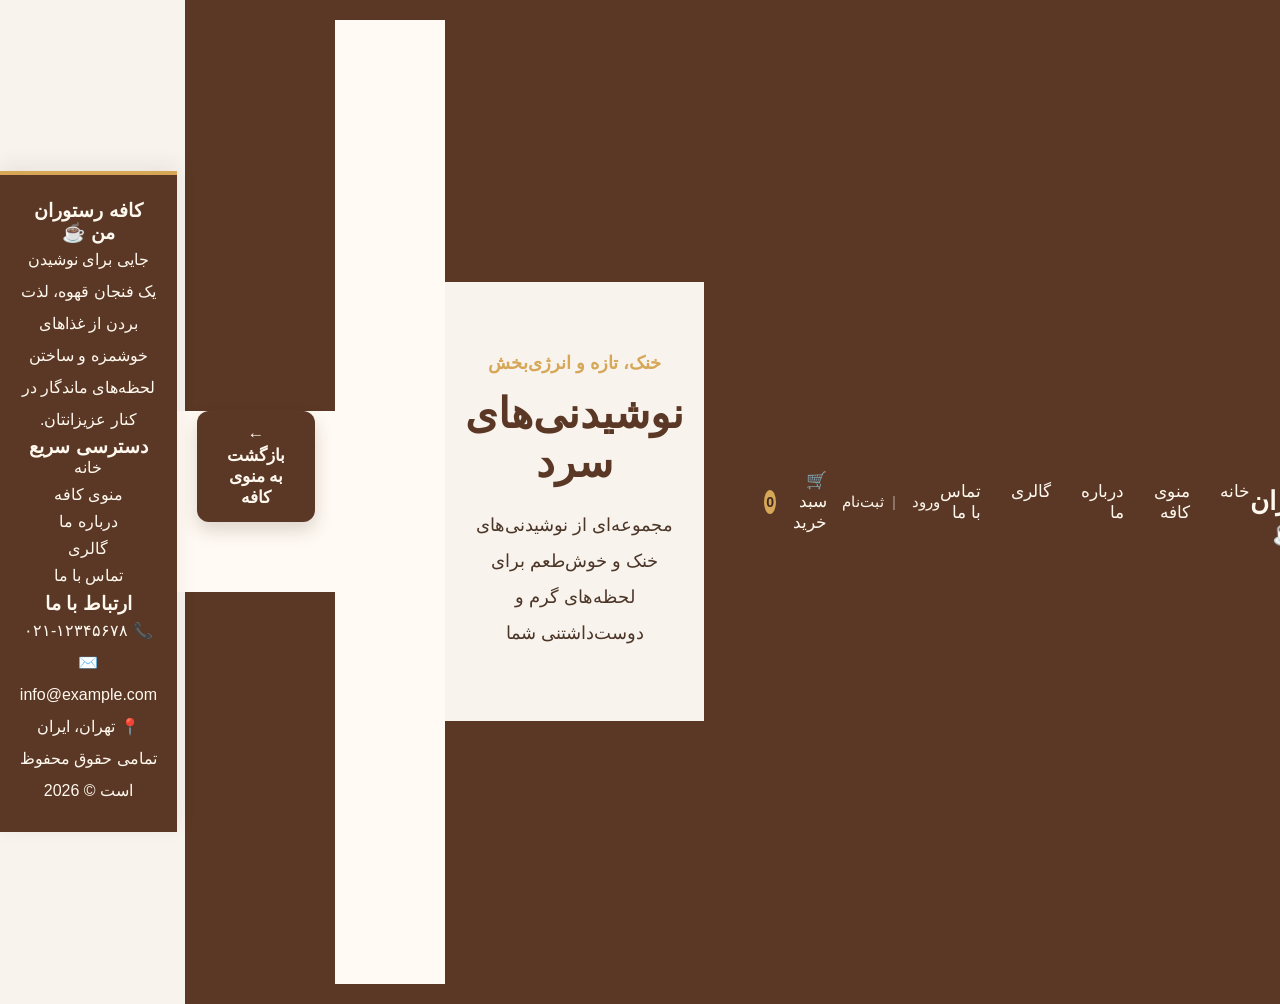
<file: cold-drinks.html>
<!DOCTYPE html>
<html lang="fa" dir="rtl">

<head>
    <meta charset="UTF-8">
    <meta name="viewport" content="width=device-width, initial-scale=1.0">

    <title>نوشیدنی‌های سرد | کافه رستوران من</title>

    <link rel="stylesheet" href="css/style.css">
</head>

<body>

    <!-- Header -->
    <header>

    <header>

    <div class="logo">
        کافه رستوران من ☕
    </div>

    <button class="menu-toggle" id="menu-toggle" aria-label="باز کردن منو">
        ☰
    </button>

    <nav id="main-nav">
        <ul>
            <li><a href="index.html">خانه</a></li>
            <li><a href="index.html#menu">منوی کافه</a></li>
            <li><a href="about.html">درباره ما</a></li>
            <li><a href="gallery.html" class="active">گالری</a></li>
            <li><a href="contact.html">تماس با ما</a></li>
        </ul>
    </nav>

    <div class="user-actions">
        <a href="login.html">ورود</a>
        <a href="register.html">ثبت‌نام</a>
    </div>

    <a href="cart.html" class="cart">
        🛒 سبد خرید
        <span id="cart-count">0</span>
    </a>

</header>
    <!-- Hero -->
    <section class="category-page-hero">

        <div class="category-page-hero-content">

            <span>خنک، تازه و انرژی‌بخش</span>

            <h1>نوشیدنی‌های سرد</h1>

            <p>
                مجموعه‌ای از نوشیدنی‌های خنک و خوش‌طعم
                برای لحظه‌های گرم و دوست‌داشتنی شما
            </p>

        </div>

    </section>


    <!-- Products -->
    <section class="products-section">

        <div class="products-grid">


            <!-- میلک شیک -->
            <div class="product-card">

                <img src="images/Chocolate or strawberry milkshake.jpg"
                     alt="میلک‌شیک توت‌فرنگی و شکلات">

                <div class="product-content">

                    <h3>میلک‌شیک توت‌فرنگی و شکلات</h3>

                    <p>
                        ترکیبی خنک و خوشمزه از بستنی،
                        توت‌فرنگی و شکلات
                    </p>

                    <span class="product-price">
                        190000 تومان
                    </span>

                   <button class="add-to-cart-btn"
                        onclick="addToCart('میلک شیک', 190000)">
                         افزودن به سبد
                    </button>
                </div>

            </div>


            <!-- موهیتو -->
            <div class="product-card">

                <img src="images/mojito.jpg"
                     alt="موهیتو">

                <div class="product-content">

                    <h3>موهیتو</h3>

                    <p>
                        نوشیدنی خنک و تازه با طعم لیمو و نعناع
                    </p>

                    <span class="product-price">
                        140000 تومان
                    </span>

                    <button class="add-to-cart-btn"
                        onclick="addToCart('موهیتو', 140000)">
                         افزودن به سبد
                    </button>

                </div>

            </div>


            <!-- اسموتی -->
            <div class="product-card">

                <img src="images/strawberry-smoothie.jpg"
                     alt="اسموتی توت‌فرنگی">

                <div class="product-content">

                    <h3>اسموتی توت‌فرنگی</h3>

                    <p>
                        اسموتی تازه و خنک با طعم توت‌فرنگی
                    </p>

                    <span class="product-price">
                        160000 تومان
                    </span>

                    <button class="add-to-cart-btn"
                        onclick="addToCart('اسموتی توت فرنگی', 160000)">
                         افزودن به سبد
                    </button>

                </div>

            </div>


            <!-- آب پرتقال -->
            <div class="product-card">

                <img src="images/orange-juice.jpg"
                     alt="آب پرتقال تازه">

                <div class="product-content">

                    <h3>آب پرتقال تازه</h3>

                    <p>
                        آب پرتقال طبیعی و تازه، سرشار از طراوت
                    </p>

                    <span class="product-price">
                        130000 تومان
                    </span>

                    <button class="add-to-cart-btn"
                        onclick="addToCart('آب پرتغال تازه', 130000)">
                         افزودن به سبد
                    </button>

                </div>

            </div>


        </div>

    </section>
	
	<div class="back-to-menu">
		<a href="index.html#menu">← بازگشت به منوی کافه</a>
	</div>


    <!-- Footer -->
    <footer>

    <div class="footer-container">

        <div class="footer-about">
            <h3>کافه رستوران من ☕</h3>

            <p>
                جایی برای نوشیدن یک فنجان قهوه،
                لذت بردن از غذاهای خوشمزه و ساختن
                لحظه‌های ماندگار در کنار عزیزانتان.
            </p>
        </div>


        <div class="footer-links">
            <h3>دسترسی سریع</h3>

            <a href="index.html">خانه</a>
            <a href="index.html#menu">منوی کافه</a>
            <a href="about.html">درباره ما</a>
            <a href="gallery.html">گالری</a>
            <a href="contact.html">تماس با ما</a>
        </div>


        <div class="footer-contact">
            <h3>ارتباط با ما</h3>

            <p>📞 ۰۲۱-۱۲۳۴۵۶۷۸</p>

            <p>✉️ info@example.com</p>

            <p>📍 تهران، ایران</p>
        </div>

    </div>


    <div class="footer-bottom">

        <p>
            تمامی حقوق محفوظ است © 2026
        </p>

    </div>

</footer>



    <script src="js/script.js"></script>

</body>

</html>
</file>
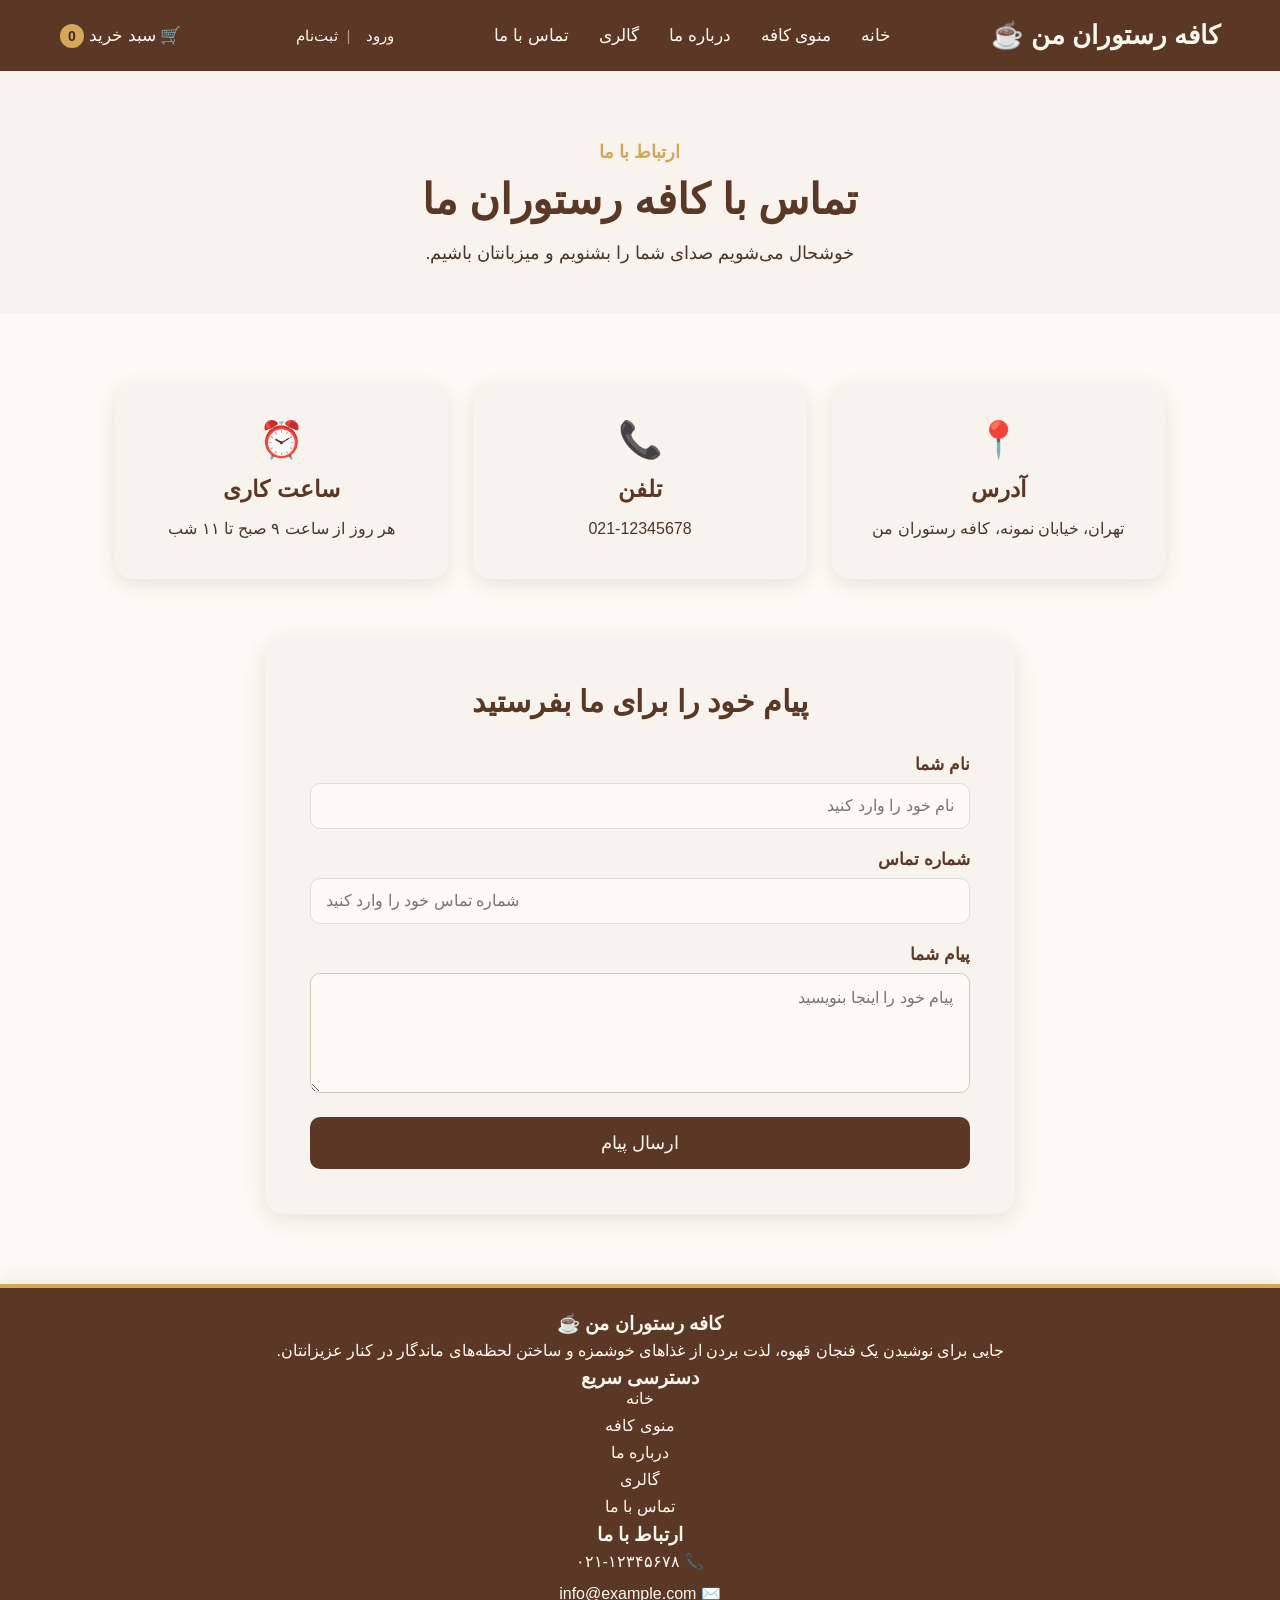
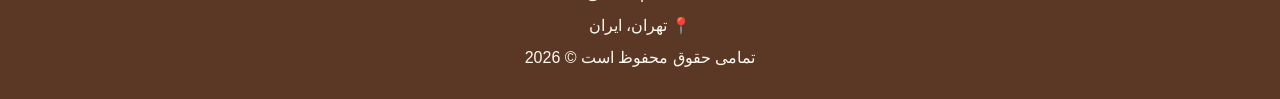
<file: contact.html>
<!DOCTYPE html>
<html lang="fa" dir="rtl">

<head>
    <meta charset="UTF-8">
    <meta name="viewport" content="width=device-width, initial-scale=1.0">

    <title>تماس با ما | کافه رستوران من</title>

    <link rel="stylesheet" href="css/style.css">
</head>

<body>

    <header>

    <div class="logo">
        کافه رستوران من ☕
    </div>

    <button class="menu-toggle" id="menu-toggle" aria-label="باز کردن منو">
        ☰
    </button>

    <nav id="main-nav">
        <ul>
            <li><a href="index.html">خانه</a></li>
            <li><a href="index.html#menu">منوی کافه</a></li>
            <li><a href="about.html">درباره ما</a></li>
            <li><a href="gallery.html" class="active">گالری</a></li>
            <li><a href="contact.html">تماس با ما</a></li>
        </ul>
    </nav>

    <div class="user-actions">
        <a href="login.html">ورود</a>
        <a href="register.html">ثبت‌نام</a>
    </div>

    <a href="cart.html" class="cart">
        🛒 سبد خرید
        <span id="cart-count">0</span>
    </a>

</header>

    <main class="contact-page">

        <!-- عنوان صفحه -->
        <section class="contact-hero">

            <span>ارتباط با ما</span>

            <h1>تماس با کافه رستوران ما</h1>

            <p>
                خوشحال می‌شویم صدای شما را بشنویم و میزبانتان باشیم.
            </p>

        </section>


        <!-- اطلاعات تماس -->
        <section class="contact-section">

            <div class="contact-info">

                <div class="contact-card">
                    <div class="contact-icon">📍</div>
                    <h3>آدرس</h3>
                    <p>تهران، خیابان نمونه، کافه رستوران من</p>
                </div>

                <div class="contact-card">
                    <div class="contact-icon">📞</div>
                    <h3>تلفن</h3>
                    <p>021-12345678</p>
                </div>

                <div class="contact-card">
                    <div class="contact-icon">⏰</div>
                    <h3>ساعت کاری</h3>
                    <p>هر روز از ساعت ۹ صبح تا ۱۱ شب</p>
                </div>

            </div>


            <!-- فرم تماس -->
            <div class="contact-form-box">

                <h2>پیام خود را برای ما بفرستید</h2>

                <form>

                    <div class="form-group">
                        <label for="name">نام شما</label>
                        <input type="text" id="name" placeholder="نام خود را وارد کنید">
                    </div>

                    <div class="form-group">
                        <label for="phone">شماره تماس</label>
                        <input type="tel" id="phone" placeholder="شماره تماس خود را وارد کنید">
                    </div>

                    <div class="form-group">
                        <label for="message">پیام شما</label>
                        <textarea id="message" rows="5"
                            placeholder="پیام خود را اینجا بنویسید"></textarea>
                    </div>

                    <button type="submit" class="contact-btn">
                        ارسال پیام
                    </button>

                </form>

            </div>

        </section>

    </main>


    <footer>

    <div class="footer-container">

        <div class="footer-about">
            <h3>کافه رستوران من ☕</h3>

            <p>
                جایی برای نوشیدن یک فنجان قهوه،
                لذت بردن از غذاهای خوشمزه و ساختن
                لحظه‌های ماندگار در کنار عزیزانتان.
            </p>
        </div>


        <div class="footer-links">
            <h3>دسترسی سریع</h3>

            <a href="index.html">خانه</a>
            <a href="index.html#menu">منوی کافه</a>
            <a href="about.html">درباره ما</a>
            <a href="gallery.html">گالری</a>
            <a href="contact.html">تماس با ما</a>
        </div>


        <div class="footer-contact">
            <h3>ارتباط با ما</h3>

            <p>📞 ۰۲۱-۱۲۳۴۵۶۷۸</p>

            <p>✉️ info@example.com</p>

            <p>📍 تهران، ایران</p>
        </div>

    </div>


    <div class="footer-bottom">

        <p>
            تمامی حقوق محفوظ است © 2026
        </p>

    </div>

</footer>


    <script src="js/script.js"></script>

</body>

</html>
</file>
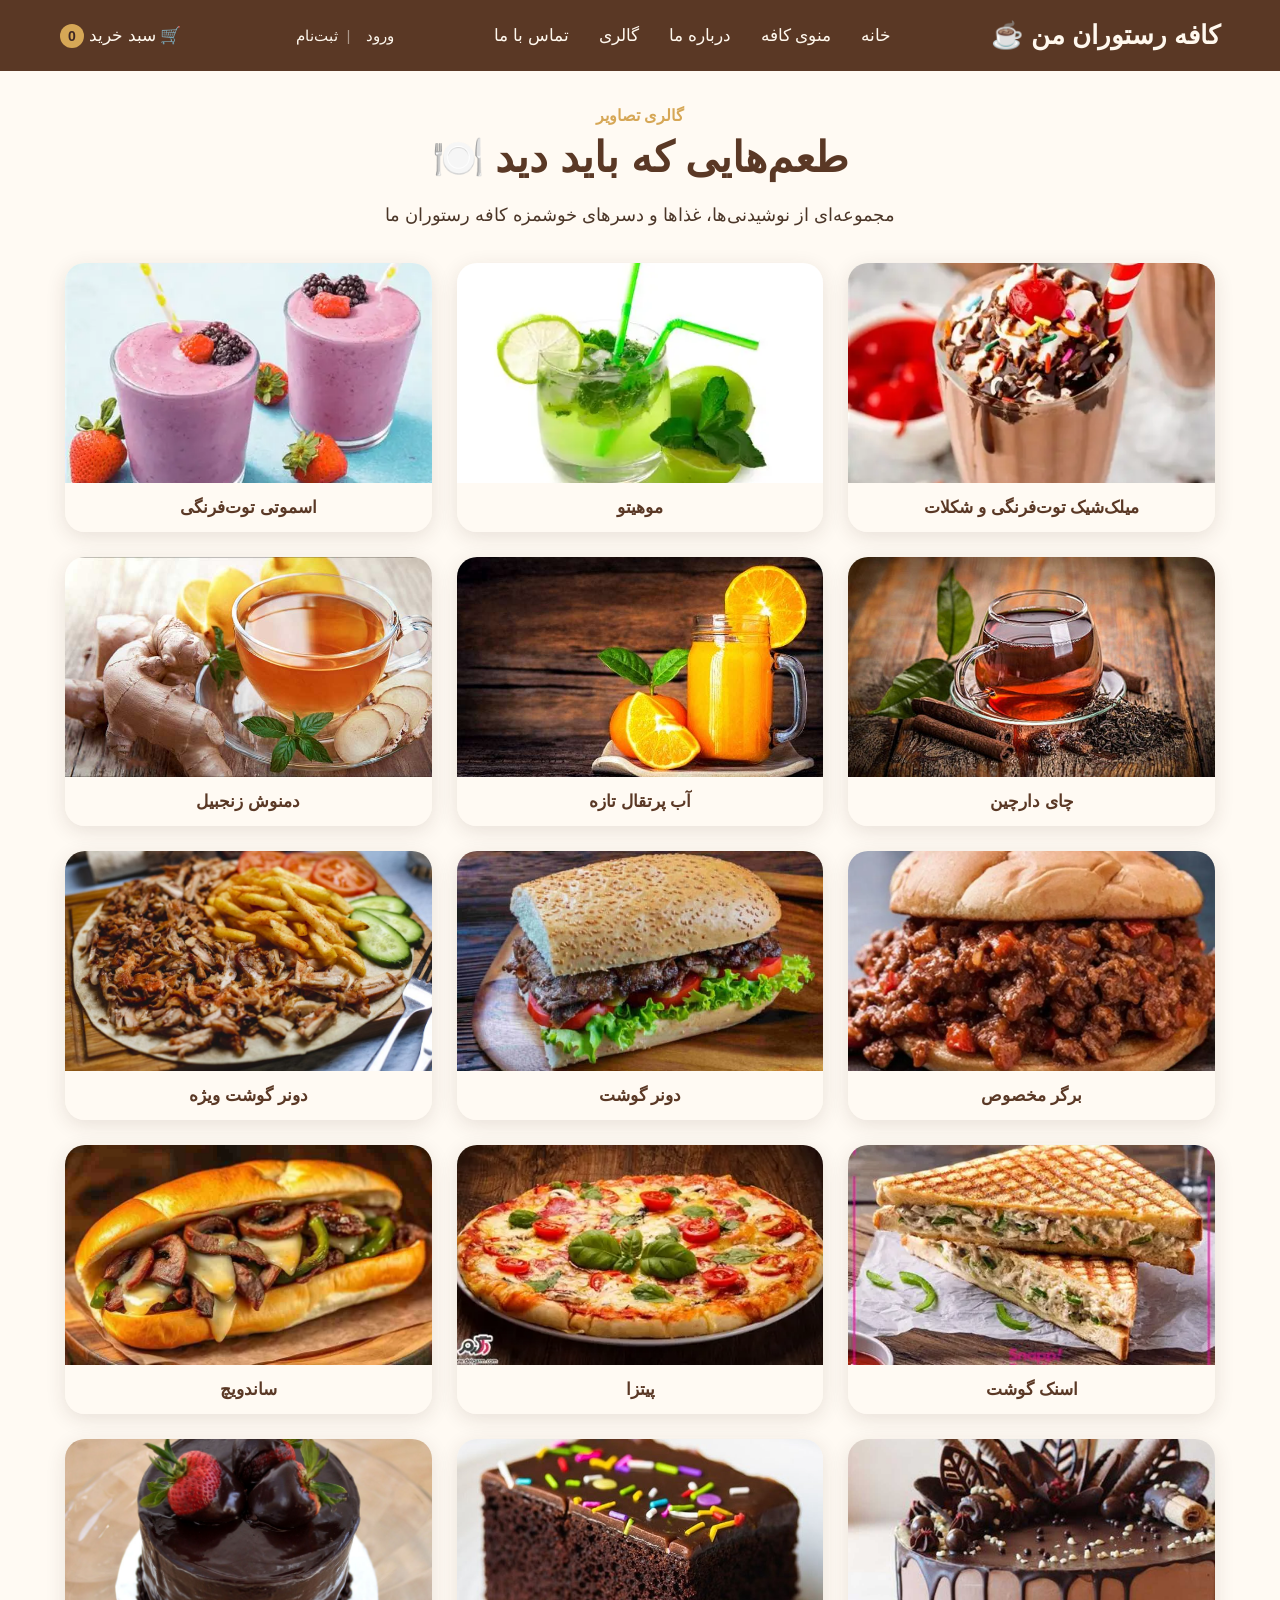
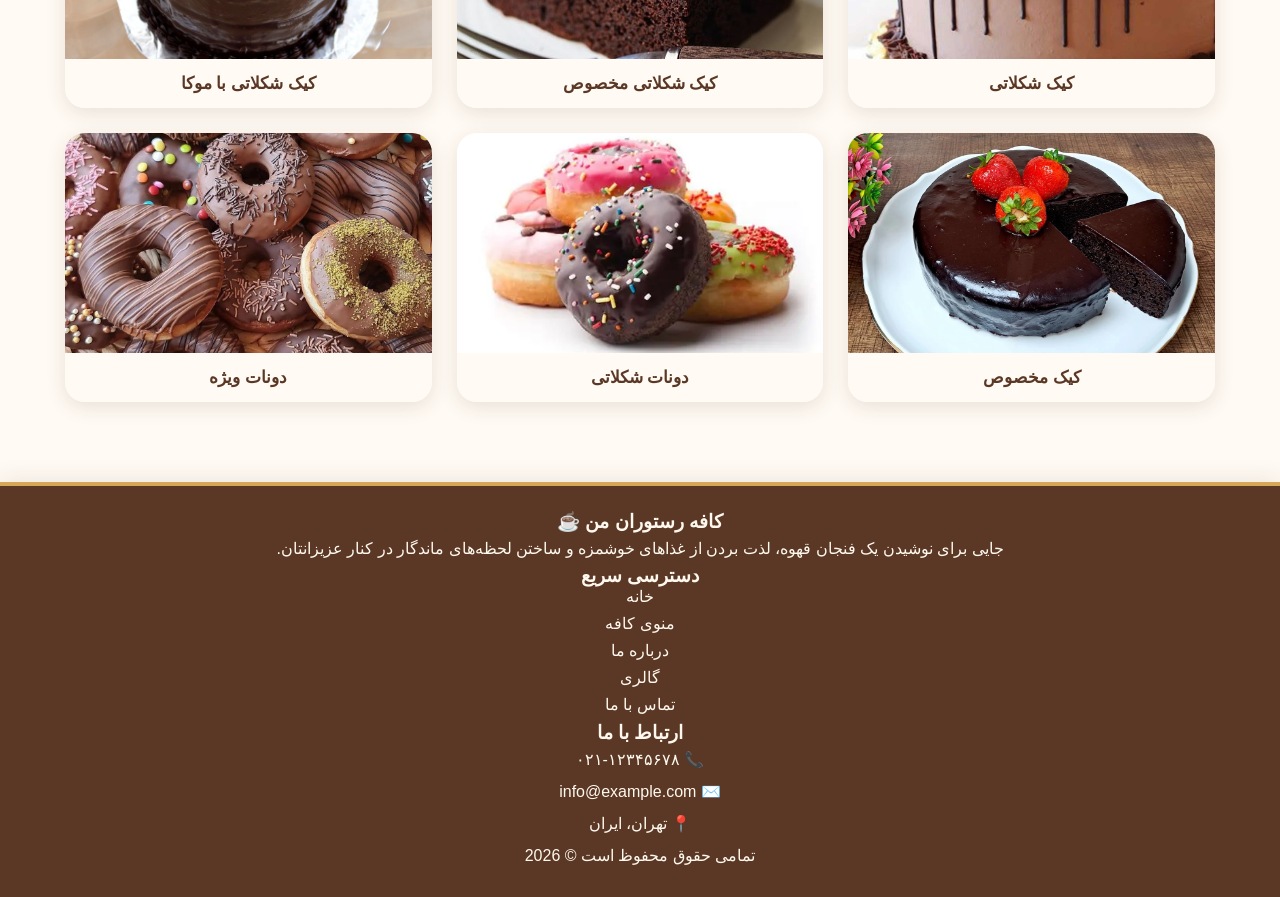
<file: gallery.html>
<!DOCTYPE html>
<html lang="fa" dir="rtl">

<head>
    <meta charset="UTF-8">
    <meta name="viewport" content="width=device-width, initial-scale=1.0">

    <title>گالری | کافه رستوران من</title>

    <link rel="stylesheet" href="css/style.css">
</head>

<body>

    <!-- Header -->
    <header>

    <div class="logo">
        کافه رستوران من ☕
    </div>

    <button class="menu-toggle" id="menu-toggle" aria-label="باز کردن منو">
        ☰
    </button>

    <nav id="main-nav">
        <ul>
            <li><a href="index.html">خانه</a></li>
            <li><a href="index.html#menu">منوی کافه</a></li>
            <li><a href="about.html">درباره ما</a></li>
            <li><a href="gallery.html" class="active">گالری</a></li>
            <li><a href="contact.html">تماس با ما</a></li>
        </ul>
    </nav>

    <div class="user-actions">
        <a href="login.html">ورود</a>
        <a href="register.html">ثبت‌نام</a>
    </div>

    <a href="cart.html" class="cart">
        🛒 سبد خرید
        <span id="cart-count">0</span>
    </a>

</header>
    <main class="gallery-page">

        <!-- عنوان گالری -->
        <section class="gallery-header">

            <span>گالری تصاویر</span>

            <h1>طعم‌هایی که باید دید 🍽️</h1>

            <p>
                مجموعه‌ای از نوشیدنی‌ها، غذاها و دسرهای خوشمزه
                کافه رستوران ما
            </p>

        </section>


        <!-- تصاویر گالری -->
        <div class="gallery-grid">

            <!-- میلک‌شیک -->
            <a href="cold-drinks.html" class="gallery-link">
                <div class="gallery-item">
                    <img src="images/Chocolate -milkshake.jpg"
                         alt="میلک‌شیک توت‌فرنگی و شکلات">

                    <h3>میلک‌شیک توت‌فرنگی و شکلات</h3>
                </div>
            </a>


            <!-- موهیتو -->
            <a href="cold-drinks.html" class="gallery-link">
                <div class="gallery-item">
                    <img src="images/mojito.jpg"
                         alt="موهیتو">

                    <h3>موهیتو</h3>
                </div>
            </a>


            <!-- اسموتی -->
            <a href="cold-drinks.html" class="gallery-link">
                <div class="gallery-item">
                    <img src="images/strawberry-smoothie1.jpg"
                         alt="اسموتی توت‌فرنگی">

                    <h3>اسموتی توت‌فرنگی</h3>
                </div>
            </a>


            <!-- چای دارچین -->
            <a href="coffee.html" class="gallery-link">
                <div class="gallery-item">
                    <img src="images/cinnamon-tea.jpg"
                         alt="چای دارچین">

                    <h3>چای دارچین</h3>
                </div>
            </a>


            <!-- آب پرتقال -->
            <a href="cold-drinks.html" class="gallery-link">
                <div class="gallery-item">
                    <img src="images/orange-juice.jpg"
                         alt="آب پرتقال تازه">

                    <h3>آب پرتقال تازه</h3>
                </div>
            </a>


            <!-- دمنوش زنجبیل -->
            <a href="coffee.html" class="gallery-link">
                <div class="gallery-item">
                    <img src="images/Ginger-tea.jpg"
                         alt="دمنوش زنجبیل">

                    <h3>دمنوش زنجبیل</h3>
                </div>
            </a>


            <!-- برگر مخصوص -->
            <a href="burger.html" class="gallery-link">
                <div class="gallery-item">
                    <img src="images/burger1.png"
                         alt="برگر مخصوص">

                    <h3>برگر مخصوص</h3>
                </div>
            </a>


            <!-- دونر گوشت -->
            <a href="burger.html" class="gallery-link">
                <div class="gallery-item">
                    <img src="images/Meat-doner.jpg"
                         alt="دونر گوشت">

                    <h3>دونر گوشت</h3>
                </div>
            </a>


            <!-- دونر گوشت ویژه -->
            <a href="burger.html" class="gallery-link">
                <div class="gallery-item">
                    <img src="images/Special-meat doner.jpg"
                         alt="دونر گوشت ویژه">

                    <h3>دونر گوشت ویژه</h3>
                </div>
            </a>


            <!-- اسنک گوشت -->
            <a href="burger.html" class="gallery-link">
                <div class="gallery-item">
                    <img src="images/Meat snacks.jpg"
                         alt="اسنک گوشت">

                    <h3>اسنک گوشت</h3>
                </div>
            </a>


            <!-- پیتزا -->
            <a href="pizza.html" class="gallery-link">
                <div class="gallery-item">
                    <img src="images/pizza.jpg"
                         alt="پیتزا">

                    <h3>پیتزا</h3>
                </div>
            </a>


            <!-- ساندویچ -->
            <a href="burger.html" class="gallery-link">
                <div class="gallery-item">
                    <img src="images/sandwich.jpg"
                         alt="ساندویچ">

                    <h3>ساندویچ</h3>
                </div>
            </a>


            <!-- کیک شکلاتی -->
            <a href="cake.html" class="gallery-link">
                <div class="gallery-item">
                    <img src="images/cake-chocolate.jpg"
                         alt="کیک شکلاتی">

                    <h3>کیک شکلاتی</h3>
                </div>
            </a>


            <!-- کیک شکلاتی مخصوص -->
            <a href="cake.html" class="gallery-link">
                <div class="gallery-item">
                    <img src="images/cake-shokolati.jpg"
                         alt="کیک شکلاتی مخصوص">

                    <h3>کیک شکلاتی مخصوص</h3>
                </div>
            </a>


            <!-- کیک شکلاتی با موکا -->
            <a href="cake.html" class="gallery-link">
                <div class="gallery-item">
                    <img src="images/Chocolate-Cake-with-Mocha-9.jpg"
                         alt="کیک شکلاتی با موکا">

                    <h3>کیک شکلاتی با موکا</h3>
                </div>
            </a>


            <!-- کیک مخصوص -->
            <a href="cake.html" class="gallery-link">
                <div class="gallery-item">
                    <img src="images/cake_01.png"
                         alt="کیک مخصوص">

                    <h3>کیک مخصوص</h3>
                </div>
            </a>


            <!-- دونات شکلاتی -->
            <a href="cake.html" class="gallery-link">
                <div class="gallery-item">
                    <img src="images/Donut.png"
                         alt="دونات شکلاتی">

                    <h3>دونات شکلاتی</h3>
                </div>
            </a>


            <!-- دونات ویژه -->
            <a href="cake.html" class="gallery-link">
                <div class="gallery-item">
                    <img src="images/Donut1.jpg"
                         alt="دونات ویژه">

                    <h3>دونات ویژه</h3>
                </div>
            </a>

        </div>

    </main>


    <footer>

    <div class="footer-container">

        <div class="footer-about">
            <h3>کافه رستوران من ☕</h3>

            <p>
                جایی برای نوشیدن یک فنجان قهوه،
                لذت بردن از غذاهای خوشمزه و ساختن
                لحظه‌های ماندگار در کنار عزیزانتان.
            </p>
        </div>


        <div class="footer-links">
            <h3>دسترسی سریع</h3>

            <a href="index.html">خانه</a>
            <a href="index.html#menu">منوی کافه</a>
            <a href="about.html">درباره ما</a>
            <a href="gallery.html">گالری</a>
            <a href="contact.html">تماس با ما</a>
        </div>


        <div class="footer-contact">
            <h3>ارتباط با ما</h3>

            <p>📞 ۰۲۱-۱۲۳۴۵۶۷۸</p>

            <p>✉️ info@example.com</p>

            <p>📍 تهران، ایران</p>
        </div>

    </div>


    <div class="footer-bottom">

        <p>
            تمامی حقوق محفوظ است © 2026
        </p>

    </div>

</footer>



    <script src="js/script.js"></script>

</body>

</html>
</file>
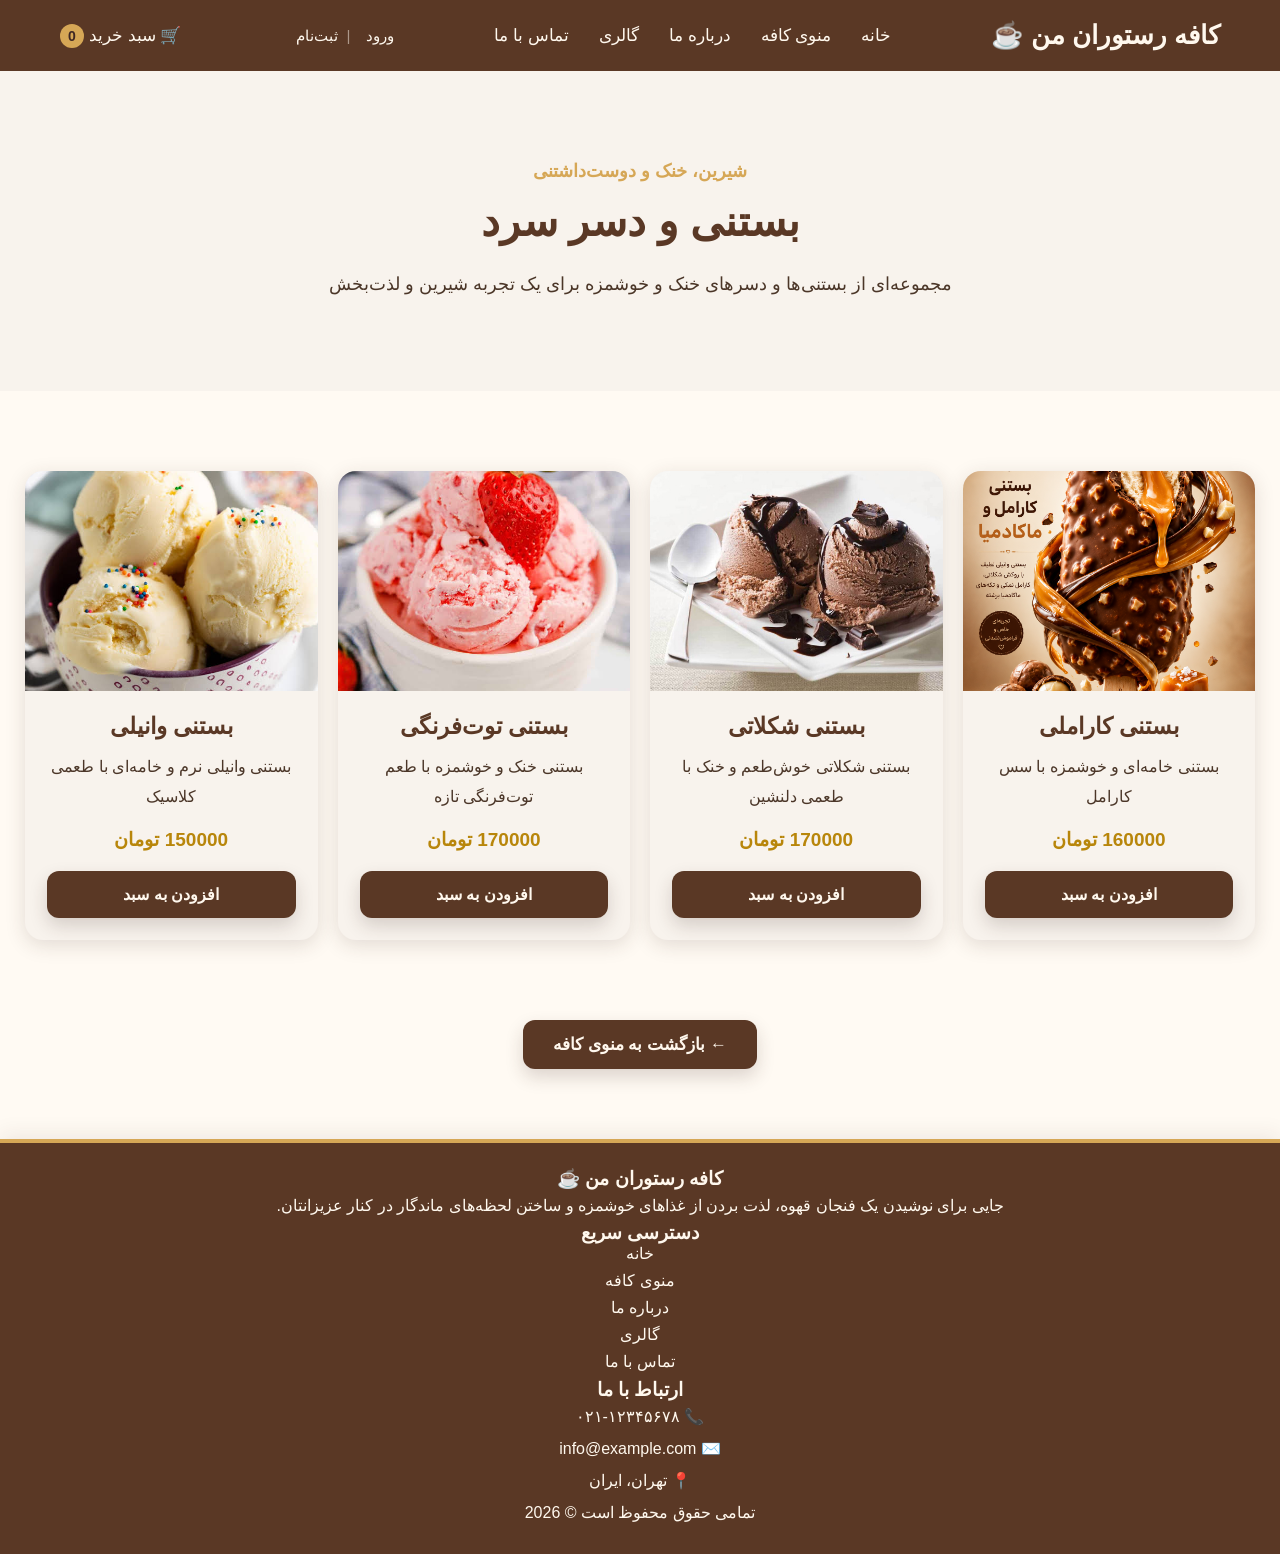
<file: icecream.html>
<!DOCTYPE html>
<html lang="fa" dir="rtl">

<head>
    <meta charset="UTF-8">
    <meta name="viewport" content="width=device-width, initial-scale=1.0">

    <title>بستنی و دسر سرد | کافه رستوران من</title>

    <link rel="stylesheet" href="css/style.css">
</head>

<body>

    <!-- Header -->
    <header>

    <div class="logo">
        کافه رستوران من ☕
    </div>

    <button class="menu-toggle" id="menu-toggle" aria-label="باز کردن منو">
        ☰
    </button>

    <nav id="main-nav">
        <ul>
            <li><a href="index.html">خانه</a></li>
            <li><a href="index.html#menu">منوی کافه</a></li>
            <li><a href="about.html">درباره ما</a></li>
            <li><a href="gallery.html" class="active">گالری</a></li>
            <li><a href="contact.html">تماس با ما</a></li>
        </ul>
    </nav>

    <div class="user-actions">
        <a href="login.html">ورود</a>
        <a href="register.html">ثبت‌نام</a>
    </div>

    <a href="cart.html" class="cart">
        🛒 سبد خرید
        <span id="cart-count">0</span>
    </a>

</header>

    <!-- Hero -->
    <section class="category-page-hero">

        <div class="category-page-hero-content">

            <span>شیرین، خنک و دوست‌داشتنی</span>

            <h1>بستنی و دسر سرد</h1>

            <p>
                مجموعه‌ای از بستنی‌ها و دسرهای خنک و خوشمزه
                برای یک تجربه شیرین و لذت‌بخش
            </p>

        </div>

    </section>


    <!-- Products -->
    <section class="products-section">

        <div class="products-grid">

            <!-- بستنی کاراملی -->
            <div class="product-card">

                <img src="images/ice-cream-caramel.png"
                     alt="بستنی کاراملی">

                <div class="product-content">

                    <h3>بستنی کاراملی</h3>

                    <p>
                        بستنی خامه‌ای و خوشمزه با سس کارامل
                    </p>

                    <span class="product-price">
                        160000 تومان
                    </span>

                    <button class="add-to-cart-btn"
                        onclick="addToCart('بستنی کاراملی', 160000)">
                         افزودن به سبد
                    </button>

                </div>

            </div>


            <!-- بستنی شکلاتی -->
            <div class="product-card">

                <img src="images/chocolate-icecream.jpg"
                     alt="بستنی شکلاتی">

                <div class="product-content">

                    <h3>بستنی شکلاتی</h3>

                    <p>
                        بستنی شکلاتی خوش‌طعم و خنک با طعمی دلنشین
                    </p>

                    <span class="product-price">
                        170000 تومان
                    </span>

                    <button class="add-to-cart-btn"
                        onclick="addToCart('بستنی شکلاتی', 170000)">
                         افزودن به سبد
                    </button>

                </div>

            </div>


            <!-- بستنی توت‌فرنگی -->
            <div class="product-card">

                <img src="images/strawberry-icecream.jpg"
                     alt="بستنی توت‌فرنگی">

                <div class="product-content">

                    <h3>بستنی توت‌فرنگی</h3>

                    <p>
                        بستنی خنک و خوشمزه با طعم توت‌فرنگی تازه
                    </p>

                    <span class="product-price">
                        170000 تومان
                    </span>

                    <button class="add-to-cart-btn"
                        onclick="addToCart('بستنی توت فرنگی', 170000)">
                         افزودن به سبد
                    </button>

                </div>

            </div>


            <!-- بستنی وانیلی -->
            <div class="product-card">

                <img src="images/vanilla-icecream.jpg"
                     alt="بستنی وانیلی">

                <div class="product-content">

                    <h3>بستنی وانیلی</h3>

                    <p>
                        بستنی وانیلی نرم و خامه‌ای با طعمی کلاسیک
                    </p>

                    <span class="product-price">
                        150000 تومان
                    </span>

                    <button class="add-to-cart-btn"
                        onclick="addToCart('بستنی وانیلی', 150000)">
                         افزودن به سبد
                    </button>

                </div>

            </div>

        </div>

    </section>


    <!-- دکمه بازگشت -->
    <div class="back-to-menu">
        <a href="index.html#menu">← بازگشت به منوی کافه</a>
    </div>


    <!-- Footer -->
    <footer>

    <div class="footer-container">

        <div class="footer-about">
            <h3>کافه رستوران من ☕</h3>

            <p>
                جایی برای نوشیدن یک فنجان قهوه،
                لذت بردن از غذاهای خوشمزه و ساختن
                لحظه‌های ماندگار در کنار عزیزانتان.
            </p>
        </div>


        <div class="footer-links">
            <h3>دسترسی سریع</h3>

            <a href="index.html">خانه</a>
            <a href="index.html#menu">منوی کافه</a>
            <a href="about.html">درباره ما</a>
            <a href="gallery.html">گالری</a>
            <a href="contact.html">تماس با ما</a>
        </div>


        <div class="footer-contact">
            <h3>ارتباط با ما</h3>

            <p>📞 ۰۲۱-۱۲۳۴۵۶۷۸</p>

            <p>✉️ info@example.com</p>

            <p>📍 تهران، ایران</p>
        </div>

    </div>


    <div class="footer-bottom">

        <p>
            تمامی حقوق محفوظ است © 2026
        </p>

    </div>

</footer>


    <script src="js/script.js"></script>

</body>

</html>
</file>
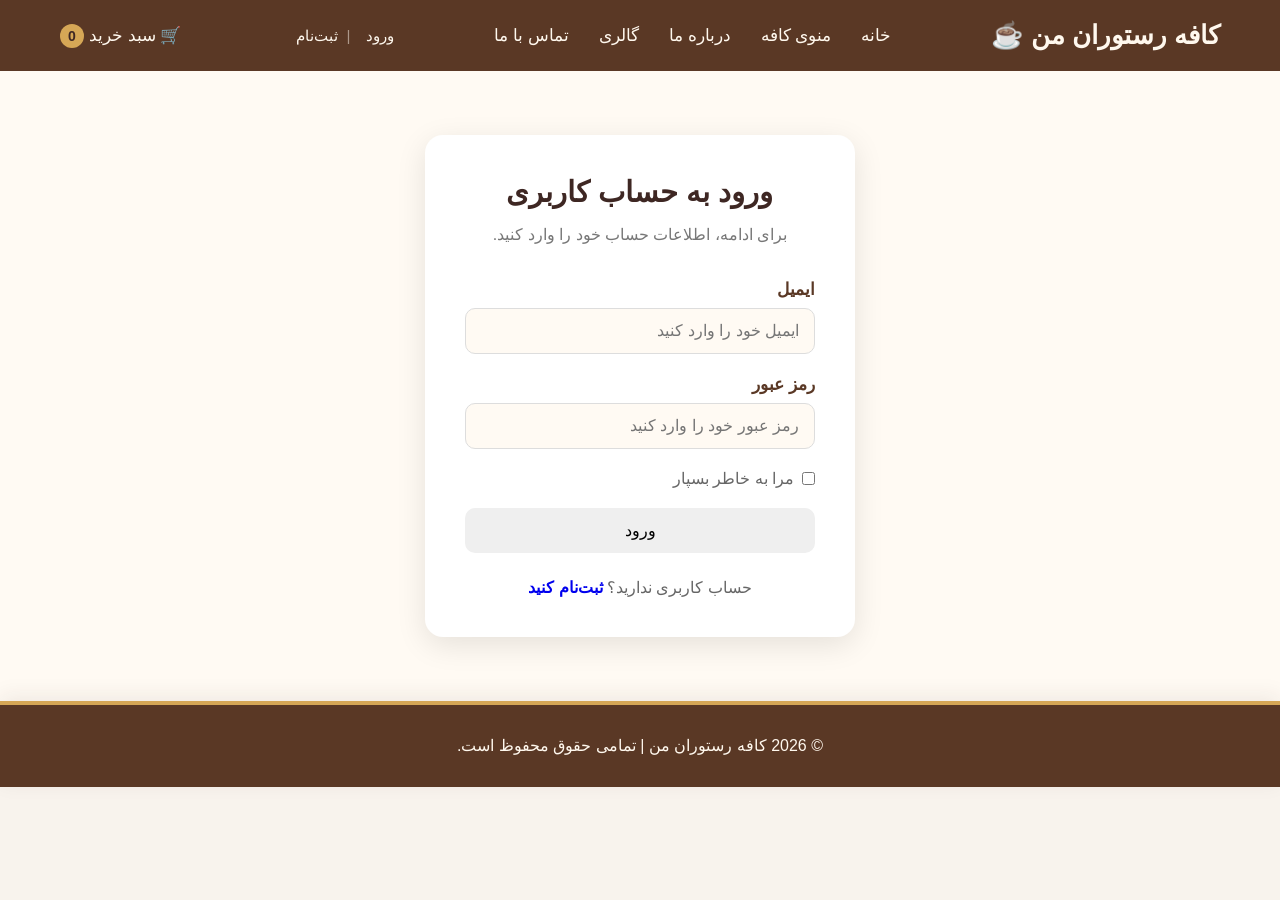
<file: login.html>
<!DOCTYPE html>
<html lang="fa" dir="rtl">

<head>
    <meta charset="UTF-8">
    <meta name="viewport" content="width=device-width, initial-scale=1.0">

    <title>ورود | کافه رستوران من</title>

    <link rel="stylesheet" href="css/style.css">
</head>

<body>

    <header>

        <div class="logo">
            کافه رستوران من ☕
        </div>

        <button class="menu-toggle" id="menu-toggle" aria-label="باز کردن منو">
            ☰
        </button>

        <nav id="main-nav">
            <ul>
                <li><a href="index.html">خانه</a></li>
                <li><a href="index.html#menu">منوی کافه</a></li>
                <li><a href="about.html">درباره ما</a></li>
                <li><a href="gallery.html">گالری</a></li>
                <li><a href="contact.html">تماس با ما</a></li>
            </ul>
        </nav>

        <div class="user-actions">
            <a href="login.html">ورود</a>
            <a href="register.html">ثبت‌نام</a>
        </div>

        <a href="cart.html" class="cart">
            🛒 سبد خرید
            <span id="cart-count">0</span>
        </a>

    </header>


    <main class="login-page">

        <div class="login-box">

            <h1>ورود به حساب کاربری</h1>

            <p class="login-intro">
                برای ادامه، اطلاعات حساب خود را وارد کنید.
            </p>

            <form id="login-form">

                <div class="form-group">
                    <label for="email">ایمیل</label>
                    <input
                        type="email"
                        id="email"
                        name="email"
                        placeholder="ایمیل خود را وارد کنید"
                        required>
                </div>

                <div class="form-group">
                    <label for="password">رمز عبور</label>
                    <input
                        type="password"
                        id="password"
                        name="password"
                        placeholder="رمز عبور خود را وارد کنید"
                        required>
                </div>

                <div class="remember-me">
                    <label>
                        <input type="checkbox" id="remember">
                        مرا به خاطر بسپار
                    </label>
                </div>

                <button type="submit" class="login-btn">
                    ورود
                </button>

            </form>

            <p class="register-link">
                حساب کاربری ندارید؟
                <a href="register.html">ثبت‌نام کنید</a>
            </p>

        </div>

    </main>


    <footer>
        <p>© 2026 کافه رستوران من | تمامی حقوق محفوظ است.</p>
    </footer>


    <script src="js/script.js"></script>

</body>

</html>
</file>
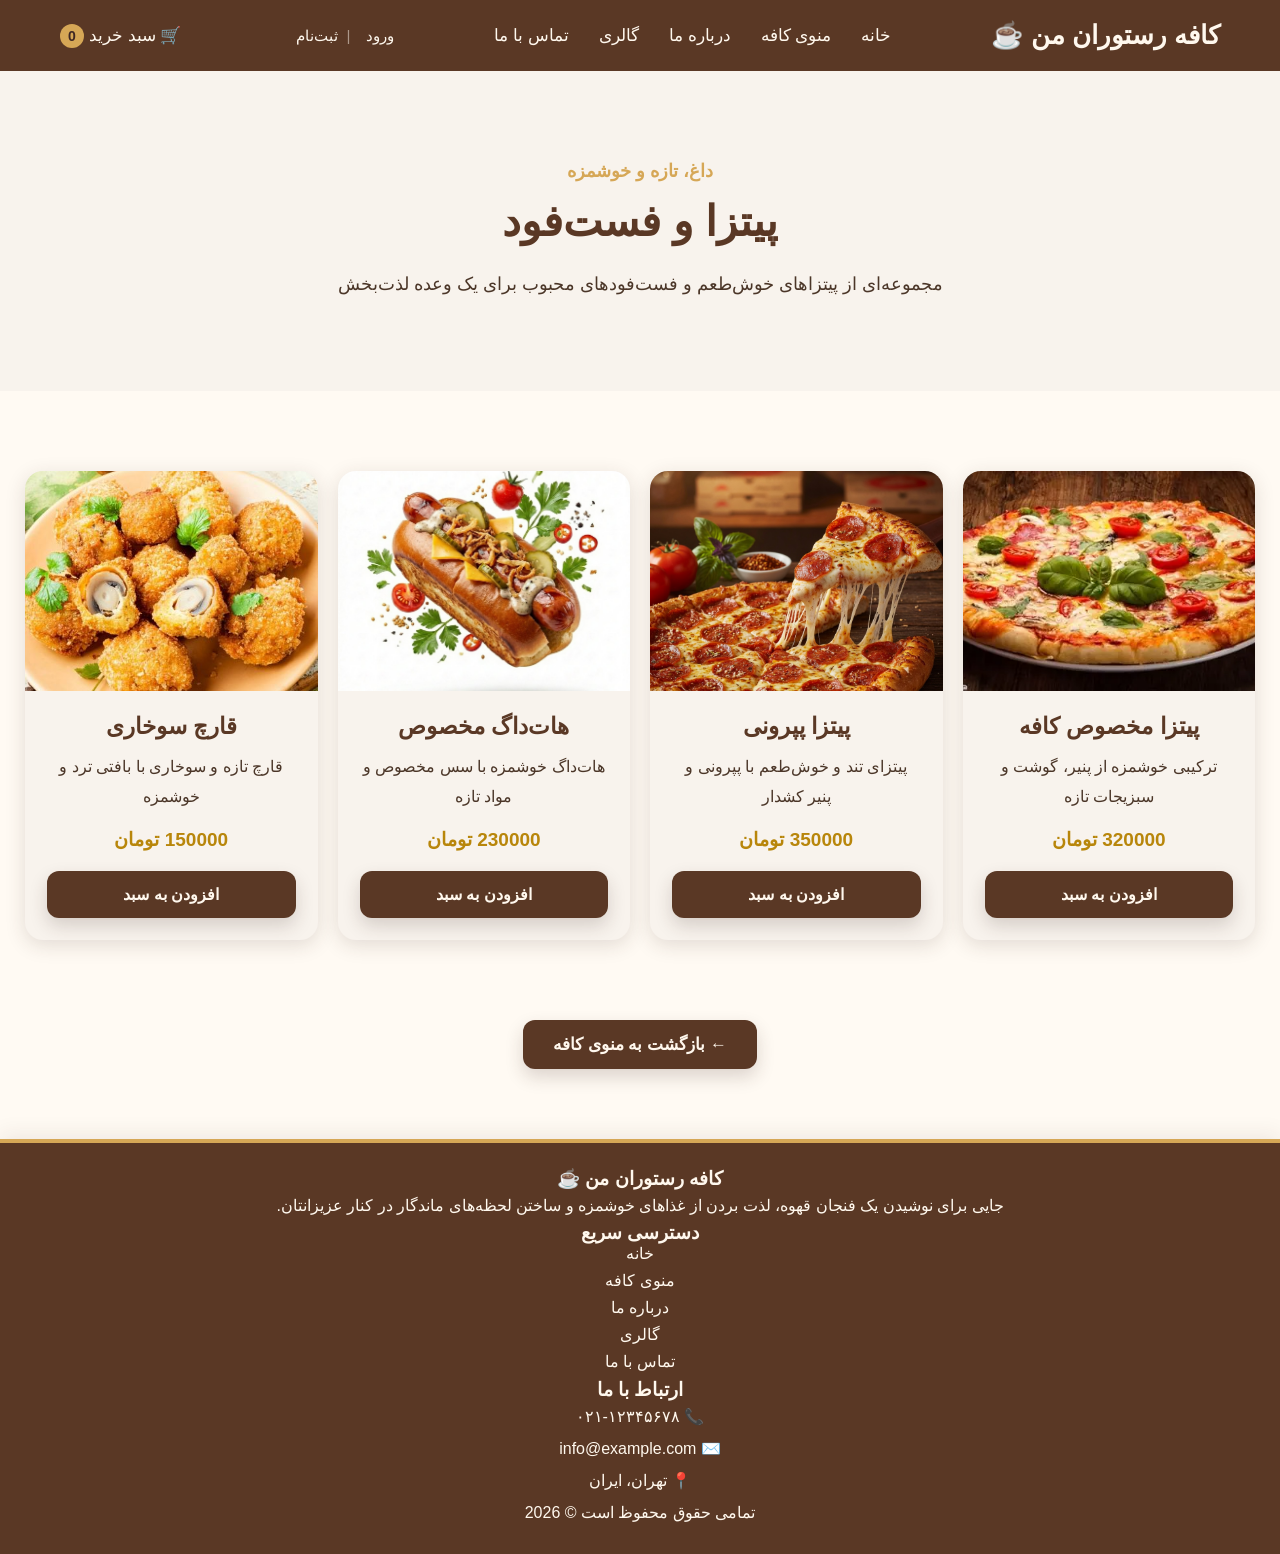
<file: pizza.html>
<!DOCTYPE html>
<html lang="fa" dir="rtl">

<head>
    <meta charset="UTF-8">
    <meta name="viewport" content="width=device-width, initial-scale=1.0">

    <title>پیتزا و فست‌فود | کافه رستوران من</title>

    <link rel="stylesheet" href="css/style.css">
</head>

<body>

    <!-- Header -->
    <header>

    <div class="logo">
        کافه رستوران من ☕
    </div>

    <button class="menu-toggle" id="menu-toggle" aria-label="باز کردن منو">
        ☰
    </button>

    <nav id="main-nav">
        <ul>
            <li><a href="index.html">خانه</a></li>
            <li><a href="index.html#menu">منوی کافه</a></li>
            <li><a href="about.html">درباره ما</a></li>
            <li><a href="gallery.html" class="active">گالری</a></li>
            <li><a href="contact.html">تماس با ما</a></li>
        </ul>
    </nav>

    <div class="user-actions">
        <a href="login.html">ورود</a>
        <a href="register.html">ثبت‌نام</a>
    </div>

    <a href="cart.html" class="cart">
        🛒 سبد خرید
        <span id="cart-count">0</span>
    </a>

</header>

    <!-- Hero -->
    <section class="category-page-hero">

        <div class="category-page-hero-content">

            <span>داغ، تازه و خوشمزه</span>

            <h1>پیتزا و فست‌فود</h1>

            <p>
                مجموعه‌ای از پیتزاهای خوش‌طعم و فست‌فودهای محبوب
                برای یک وعده لذت‌بخش
            </p>

        </div>

    </section>


    <!-- Products -->
    <section class="products-section">

        <div class="products-grid">

            <!-- پیتزا مخصوص -->
            <div class="product-card">

                <img src="images/pizza.jpg"
                     alt="پیتزا مخصوص">

                <div class="product-content">

                    <h3>پیتزا مخصوص کافه</h3>

                    <p>
                        ترکیبی خوشمزه از پنیر، گوشت و سبزیجات تازه
                    </p>

                    <span class="product-price">
                        320000 تومان
                    </span>

                    <button class="add-to-cart-btn"
                        onclick="addToCart('پیتزا مخصوص کافه', 320000)">
                             افزودن به سبد
                    </button>

                </div>

            </div>


            <!-- پیتزا پپرونی -->
            <div class="product-card">

                <img src="images/pepperoni-pizza.jpg"
                     alt="پیتزا پپرونی">

                <div class="product-content">

                    <h3>پیتزا پپرونی</h3>

                    <p>
                        پیتزای تند و خوش‌طعم با پپرونی و پنیر کشدار
                    </p>

                    <span class="product-price">
                        350000 تومان
                    </span>

                    <button class="add-to-cart-btn"
                        onclick="addToCart('پیتزا پپرونی', 350000)">
                             افزودن به سبد
                    </button>

                </div>

            </div>


            <!-- هات داگ -->
            <div class="product-card">

                <img src="images/hotdog.jpg"
                     alt="هات‌داگ مخصوص">

                <div class="product-content">

                    <h3>هات‌داگ مخصوص</h3>

                    <p>
                        هات‌داگ خوشمزه با سس مخصوص و مواد تازه
                    </p>

                    <span class="product-price">
                        230000 تومان
                    </span>

                    <button class="add-to-cart-btn"
                        onclick="addToCart('هات‌داگ مخصوص', 230000)">
                             افزودن به سبد
                    </button>

                </div>

            </div>


            <!-- قارچ سوخاری -->
            <div class="product-card">

                <img src="images/fried-mushroom.jpg"
                     alt="قارچ سوخاری">

                <div class="product-content">

                    <h3>قارچ سوخاری</h3>

                    <p>
                        قارچ تازه و سوخاری با بافتی ترد و خوشمزه
                    </p>

                    <span class="product-price">
                        150000 تومان
                    </span>

                    <button class="add-to-cart-btn"
                        onclick="addToCart('هات‌داگ مخصوص', 230000)">
                         افزودن به سبد
                    </button>

                </div>

            </div>

        </div>

    </section>


    <!-- دکمه بازگشت به منوی کافه -->
    <div class="back-to-menu">
        <a href="index.html#menu">← بازگشت به منوی کافه</a>
    </div>


    <!-- Footer -->
    <footer>

    <div class="footer-container">

        <div class="footer-about">
            <h3>کافه رستوران من ☕</h3>

            <p>
                جایی برای نوشیدن یک فنجان قهوه،
                لذت بردن از غذاهای خوشمزه و ساختن
                لحظه‌های ماندگار در کنار عزیزانتان.
            </p>
        </div>


        <div class="footer-links">
            <h3>دسترسی سریع</h3>

            <a href="index.html">خانه</a>
            <a href="index.html#menu">منوی کافه</a>
            <a href="about.html">درباره ما</a>
            <a href="gallery.html">گالری</a>
            <a href="contact.html">تماس با ما</a>
        </div>


        <div class="footer-contact">
            <h3>ارتباط با ما</h3>

            <p>📞 ۰۲۱-۱۲۳۴۵۶۷۸</p>

            <p>✉️ info@example.com</p>

            <p>📍 تهران، ایران</p>
        </div>

    </div>


    <div class="footer-bottom">

        <p>
            تمامی حقوق محفوظ است © 2026
        </p>

    </div>

</footer>



    <script src="js/script.js"></script>

</body>

</html>
</file>
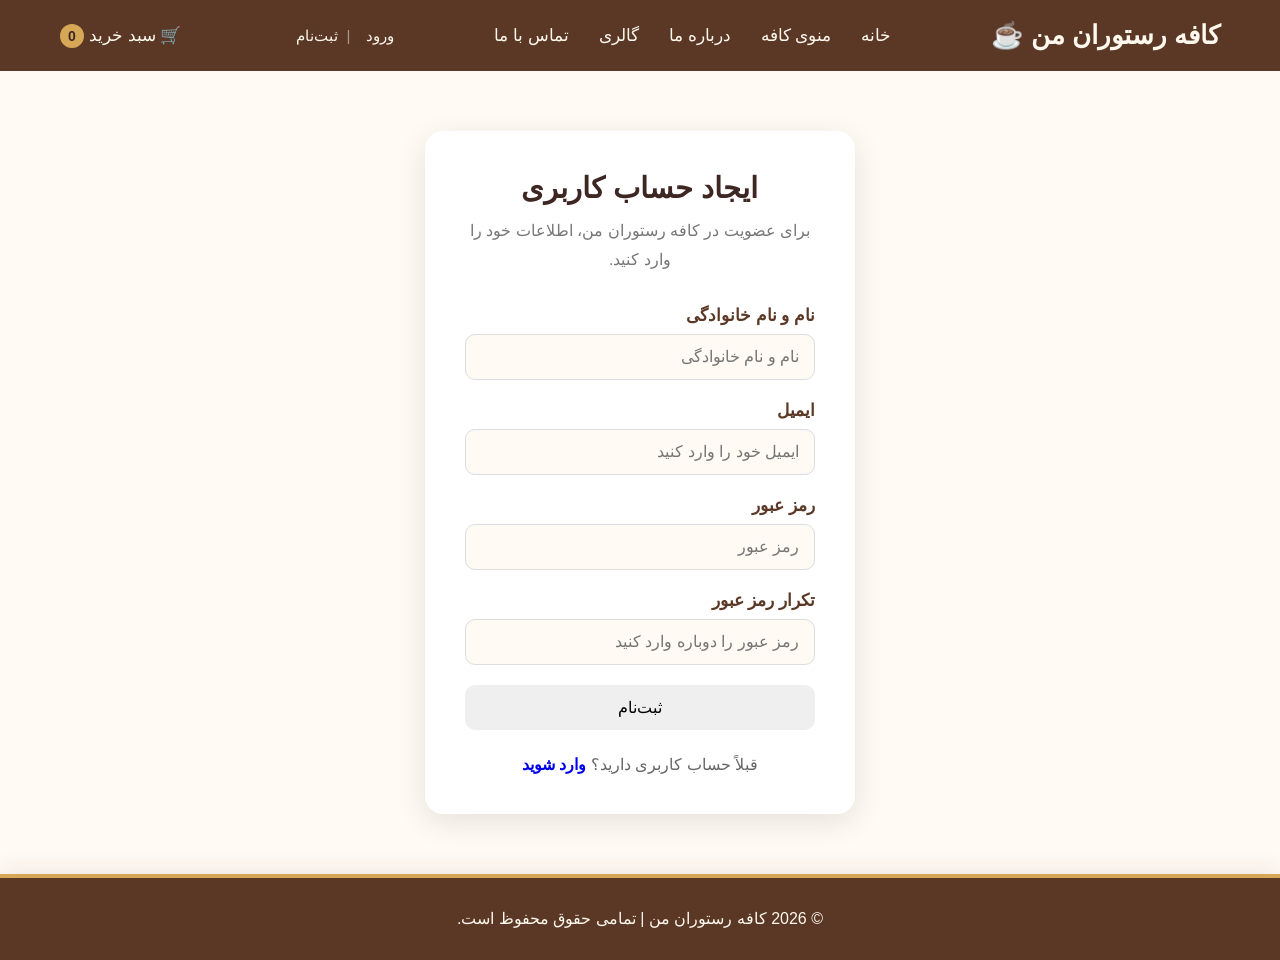
<file: register.html>
<!DOCTYPE html>
<html lang="fa" dir="rtl">

<head>
    <meta charset="UTF-8">
    <meta name="viewport" content="width=device-width, initial-scale=1.0">

    <title>ثبت‌نام | کافه رستوران من</title>

    <link rel="stylesheet" href="css/style.css">
</head>

<body>

    <header>

        <div class="logo">
            کافه رستوران من ☕
        </div>

        <button class="menu-toggle" id="menu-toggle" aria-label="باز کردن منو">
            ☰
        </button>

        <nav id="main-nav">
            <ul>
                <li><a href="index.html">خانه</a></li>
                <li><a href="index.html#menu">منوی کافه</a></li>
                <li><a href="about.html">درباره ما</a></li>
                <li><a href="gallery.html">گالری</a></li>
                <li><a href="contact.html">تماس با ما</a></li>
            </ul>
        </nav>

        <div class="user-actions">
            <a href="login.html">ورود</a>
            <a href="register.html">ثبت‌نام</a>
        </div>

        <a href="cart.html" class="cart">
            🛒 سبد خرید
            <span id="cart-count">0</span>
        </a>

    </header>


    <main class="register-page">

        <div class="register-box">

            <h1>ایجاد حساب کاربری</h1>

            <p class="register-intro">
                برای عضویت در کافه رستوران من، اطلاعات خود را وارد کنید.
            </p>

            <form id="register-form">

                <div class="form-group">
                    <label for="fullname">نام و نام خانوادگی</label>
                    <input
                        type="text"
                        id="fullname"
                        name="fullname"
                        placeholder="نام و نام خانوادگی"
                        required>
                </div>

                <div class="form-group">
                    <label for="register-email">ایمیل</label>
                    <input
                        type="email"
                        id="register-email"
                        name="email"
                        placeholder="ایمیل خود را وارد کنید"
                        required>
                </div>

                <div class="form-group">
                    <label for="register-password">رمز عبور</label>
                    <input
                        type="password"
                        id="register-password"
                        name="password"
                        placeholder="رمز عبور"
                        required>
                </div>

                <div class="form-group">
                    <label for="confirm-password">تکرار رمز عبور</label>
                    <input
                        type="password"
                        id="confirm-password"
                        name="confirm-password"
                        placeholder="رمز عبور را دوباره وارد کنید"
                        required>
                </div>

                <button type="submit" class="register-btn">
                    ثبت‌نام
                </button>

            </form>

            <p class="login-link">
                قبلاً حساب کاربری دارید؟
                <a href="login.html">وارد شوید</a>
            </p>

        </div>

    </main>


    <footer>
        <p>© 2026 کافه رستوران من | تمامی حقوق محفوظ است.</p>
    </footer>


    <script src="js/script.js"></script>

</body>

</html>
</file>
<file: css/style.css>
* {
    margin: 0;
    padding: 0;
    box-sizing: border-box;
}

body {
    font-family: Tahoma, sans-serif;
    background-color: #f8f3ed;
    color: #3e2723;
    direction: rtl;
}

/* =========================
   Header
========================= */

header {
    display: flex;
    justify-content: space-between;
    align-items: center;
    padding: 20px 60px;
    background-color: #5a3825;
    color: #fff8ee;
}

.logo {
    color: #fff8ee;
    font-size: 26px;
    font-weight: bold;
}

nav ul {
    display: flex;
    list-style: none;
    gap: 30px;
}

nav ul li a {
    text-decoration: none;
    color: #fff8ee;
    font-size: 17px;
    transition: 0.3s;
}

nav ul li a:hover {
    color: #d6a756;
}


/* =========================
   Main
========================= */

main {
    min-height: 500px;
    padding: 0;
    background-color: #fffaf3;
    color: #3e2723;
}


/* =========================
   Hero
========================= */

.hero {
    min-height: 600px;

    position: relative;

    overflow: hidden;
}


.hero-image {
    display: block;

    width: 100%;

    height: 600px;

    object-fit: cover;

    object-position: center;
}


.hero-content {
    width: auto;

    position: absolute;

    top: 50%;

    left: 8%;

    transform: translateY(-50%);

    padding: 40px 30px;

    text-align: center;
}


.hero h2 {
    font-size: 42px;
    margin-bottom: 20px;
    color: #5a3825;
}

.hero p {
    font-size: 20px;
    line-height: 2;
    margin-bottom: 30px;
    color: #4b3628;
}

.hero-btn {
    display: inline-flex;
    align-items: center;
    justify-content: center;

    padding: 15px 32px;

    background-color: #5a3825;
    color: #fff8ee;

    text-decoration: none;
    font-size: 17px;
    font-weight: bold;

    border-radius: 12px;

    box-shadow: 0 8px 18px rgba(62, 39, 35, 0.18);

    transition:
        background-color 0.3s ease,
        color 0.3s ease,
        transform 0.3s ease,
        box-shadow 0.3s ease;
}

.hero-btn:hover {
    background-color: #d6a756;
    color: #3e2723;

    transform: translateY(-4px);

    box-shadow: 0 12px 25px rgba(62, 39, 35, 0.25);
}

/* =========================
   Footer
========================= */

/* =========================
   Footer
========================= */

footer {
    background-color: #5a3825;
    color: #fff8ee;
    text-align: center;

    padding: 30px 20px;

    border-top: 4px solid #d6a756;

    font-size: 16px;

    box-shadow: 0 -5px 20px rgba(62, 39, 35, 0.08);
}

footer p {
    margin: 0;
    line-height: 2;
}


/* =========================
   About Section
========================= */

/* =========================
   About Section
========================= */

.about {
    display: flex;
    align-items: center;
    gap: 60px;
    padding: 90px 8%;
    background-color: #fffaf3;
}

.about-image {
    width: 50%;
    overflow: hidden;
    border-radius: 25px;
    box-shadow: 0 12px 30px rgba(62, 39, 35, 0.18);
}

.about-image img {
    display: block;
    width: 100%;
    height: 400px;
    object-fit: cover;
    transition: transform 0.5s ease;
}

.about-image:hover img {
    transform: scale(1.05);
}

.about-content {
    width: 50%;
}

.about-content span {
    display: block;
    font-size: 17px;
    font-weight: bold;
    color: #d6a756;
    margin-bottom: 12px;
}

.about-content h2 {
    font-size: 42px;
    color: #5a3825;
    margin-bottom: 22px;
    line-height: 1.5;
}

.about-content p {
    font-size: 18px;
    line-height: 2.2;
    color: #4b3628;
}

.about-btn {
    display: inline-block;
    margin-top: 25px;

    padding: 14px 30px;

    background-color: #5a3825;
    color: #fff8ee;

    text-decoration: none;

    border-radius: 10px;

    font-size: 16px;

    transition: 0.3s ease;
}

.about-btn:hover {
    background-color: #d6a756;
    color: #3e2723;

    transform: translateY(-3px);

    box-shadow: 0 8px 20px rgba(62, 39, 35, 0.18);
}

/* =========================
   Menu Section
========================= */

/* =========================
   Menu Section
========================= */

.menu-section {
    padding: 90px 8%;
    background-color: #f8f3ed;
    text-align: center;
}

.menu-title {
    max-width: 750px;
    margin: 0 auto 55px;
}

.menu-title span {
    display: block;
    font-size: 17px;
    font-weight: bold;
    color: #d6a756;
    margin-bottom: 12px;
}

.menu-title h2 {
    font-size: 42px;
    color: #5a3825;
    margin-bottom: 18px;
}

.menu-title p {
    font-size: 18px;
    line-height: 2;
    color: #4b3628;
}


/* =========================
   Menu Cards
========================= */

.menu-container {
    display: flex;
    justify-content: center;
    gap: 30px;
    max-width: 1200px;
    margin: 0 auto;
}

.menu-link {
    width: 31%;
    text-decoration: none;
    color: inherit;
}

.menu-card {
    height: 100%;
    background-color: #fffaf3;
    border-radius: 22px;
    overflow: hidden;
    box-shadow: 0 8px 25px rgba(62, 39, 35, 0.15);
    transition: transform 0.3s ease, box-shadow 0.3s ease;
}

.menu-card:hover {
    transform: translateY(-10px);
    box-shadow: 0 16px 35px rgba(62, 39, 35, 0.25);
}

.menu-card img {
    display: block;
    width: 100%;
    height: 230px;
    object-fit: cover;
    transition: transform 0.5s ease;
}

.menu-card:hover img {
    transform: scale(1.06);
}

.menu-card-content {
    padding: 24px;
    text-align: right;
}

.menu-card-content h3 {
    font-size: 22px;
    color: #5a3825;
    margin-bottom: 12px;
}

.menu-card-content p {
    min-height: 58px;
    font-size: 16px;
    line-height: 1.8;
    color: #4b3628;
    margin-bottom: 18px;
}

.price {
    display: block;
    font-size: 19px;
    font-weight: bold;
    color: #b8860b;
}


/* =========================
   Product Page
========================= */

.product-page {
    display: flex;
    align-items: center;
    gap: 60px;
    max-width: 1200px;
    margin: 0 auto;
    padding: 80px 60px;
    min-height: 500px;
}

.product-image {
    width: 50%;
}

.product-image img {
    width: 100%;
    height: 450px;
    object-fit: cover;
    border-radius: 20px;
}

.product-info {
    width: 50%;
}

.product-info span {
    display: inline-block;
    font-size: 20px;
    font-weight: bold;
    color: #d6a756;
    margin-bottom: 15px;
}

.product-info h1 {
    font-size: 42px;
    color: #5a3825;
    margin-bottom: 20px;
}

.product-info p {
    font-size: 18px;
    line-height: 2;
    color: #4b3628;
    margin-bottom: 25px;
}

.product-price {
    font-size: 24px;
    color: #b8860b;
    margin-bottom: 25px;
}

..order-btn {
    display: inline-flex;
    align-items: center;
    justify-content: center;

    padding: 14px 28px;

    border: none;
    border-radius: 12px;

    background-color: #5a3825;
    color: #fff8ee;

    font-family: Tahoma, sans-serif;
    font-size: 16px;
    font-weight: bold;

    cursor: pointer;

    box-shadow: 0 8px 18px rgba(62, 39, 35, 0.18);

    transition:
        background-color 0.3s ease,
        color 0.3s ease,
        transform 0.3s ease,
        box-shadow 0.3s ease;
}

.order-btn:hover {
    background-color: #d6a756;
    color: #3e2723;

    transform: translateY(-4px);

    box-shadow: 0 12px 25px rgba(62, 39, 35, 0.25);
}

.back-btn {
    display: inline-block;
    margin-top: 10px;
    color: #5a3825;
    text-decoration: none;
    font-size: 16px;
}

.back-btn:hover {
    color: #d6a756;
}
/* =========================
   Cart Icon
========================= */

.cart {
    text-decoration: none;
    color: #fff8ee;
    font-size: 17px;
    display: flex;
    align-items: center;
    gap: 5px;
}

#cart-count {
    background-color: #d6a756;
    color: #3e2723;
    width: 24px;
    height: 24px;
    border-radius: 50%;
    display: inline-flex;
    justify-content: center;
    align-items: center;
    font-size: 14px;
    font-weight: bold;
}


/* =========================
   Quantity Controls
========================= */

.quantity-controls {
    display: flex;
    align-items: center;
    gap: 12px;
    margin: 15px 0;
}

.quantity-controls button {
    width: 38px;
    height: 38px;
    border: none;
    border-radius: 50%;
    background-color: #7b4f32;
    color: white;
    font-size: 16px;
    cursor: pointer;
    transition: 0.3s;
}

.quantity-controls button:hover {
    transform: scale(1.1);
}

.quantity-controls span {
    min-width: 30px;
    text-align: center;
    font-size: 18px;
    font-weight: bold;
}


/* =========================
   Gallery Page
========================= */

.gallery-page {
    padding-top: 35px;
    padding-bottom: 80px;
}

.gallery-header {
    text-align: center;
    margin-bottom: 30px;
}

.gallery-header span {
    display: block;
    margin-bottom: 8px;
    font-size: 16px;
    color: #d6a756;
    font-weight: bold;
}

.gallery-header h1 {
    margin: 0 0 15px;
    font-size: 42px;
    color: #5a3825;
}

.gallery-header p {
    font-size: 18px;
    color: #4b3628;
    line-height: 2;
}


/* =========================
   Gallery Grid
========================= */

.gallery-grid {
    max-width: 1200px;
    margin: 0 auto;
    padding: 0 25px;

    display: grid;
    grid-template-columns: repeat(3, 1fr);
    gap: 25px;
}

.gallery-link {
    text-decoration: none;
    color: inherit;
    display: block;
}

.gallery-item {
    background-color: #fffaf3;
    border-radius: 20px;
    overflow: hidden;
    cursor: pointer;
    box-shadow: 0 5px 20px rgba(62, 39, 35, 0.12);
    transition: 0.3s;
}

.gallery-item:hover {
    transform: translateY(-6px);
}

.gallery-item img {
    width: 100%;
    height: 220px;
    object-fit: cover;
    display: block;
    transition: transform 0.5s ease;
}

.gallery-item:hover img {
    transform: scale(1.06);
}

.gallery-item h3 {
    background-color: #fffaf3;
    color: #5a3825;
    text-align: center;
    padding: 14px 10px;
    margin: 0;
    font-size: 17px;
}


/* =========================
   Contact Page
========================= */

.contact-page {
    background-color: #fffaf3;
}

.contact-hero {
    text-align: center;
    padding: 70px 20px 50px;
    background-color: #f8f3ed;
}

.contact-hero span {
    display: block;
    font-size: 18px;
    font-weight: bold;
    color: #d6a756;
    margin-bottom: 12px;
}

.contact-hero h1 {
    font-size: 42px;
    color: #5a3825;
    margin-bottom: 18px;
}

.contact-hero p {
    font-size: 18px;
    color: #4b3628;
}

.contact-section {
    max-width: 1100px;
    margin: 0 auto;
    padding: 70px 25px;
}

.contact-info {
    display: grid;
    grid-template-columns: repeat(3, 1fr);
    gap: 25px;
    margin-bottom: 60px;
}

.contact-card {
    background-color: #f8f3ed;
    text-align: center;
    padding: 35px 20px;
    border-radius: 18px;
    box-shadow: 0 5px 20px rgba(62, 39, 35, 0.12);
    transition: 0.3s;
}

.contact-card:hover {
    transform: translateY(-8px);
    box-shadow: 0 12px 28px rgba(62, 39, 35, 0.2);
}

.contact-icon {
    font-size: 36px;
    margin-bottom: 15px;
}

.contact-card h3 {
    font-size: 23px;
    color: #5a3825;
    margin-bottom: 12px;
}

.contact-card p {
    color: #4b3628;
    line-height: 1.8;
}


/* =========================
   Contact Form
========================= */

.contact-form-box {
    max-width: 750px;
    margin: 0 auto;
    background-color: #f8f3ed;
    padding: 45px;
    border-radius: 20px;
    box-shadow: 0 5px 25px rgba(62, 39, 35, 0.12);
}

.contact-form-box h2 {
    text-align: center;
    font-size: 30px;
    color: #5a3825;
    margin-bottom: 35px;
}

.form-group {
    margin-bottom: 22px;
}

.form-group label {
    display: block;
    margin-bottom: 8px;
    font-size: 17px;
    font-weight: bold;
    color: #5a3825;
}

.form-group input,
.form-group textarea {
    width: 100%;
    padding: 14px 16px;
    border: 1px solid #d8c8b8;
    border-radius: 10px;
    font-family: Tahoma, sans-serif;
    font-size: 16px;
    background-color: #fffaf3;
    color: #3e2723;
}

.form-group input:focus,
.form-group textarea:focus {
    outline: none;
    border-color: #d6a756;
    box-shadow: 0 0 0 3px rgba(214, 167, 86, 0.15);
}

.form-group textarea {
    resize: vertical;
}

.contact-btn {
    width: 100%;
    padding: 15px;
    border: none;
    border-radius: 10px;
    background-color: #5a3825;
    color: #fff8ee;
    font-family: Tahoma, sans-serif;
    font-size: 18px;
    cursor: pointer;
    transition: 0.3s;
}

.contact-btn:hover {
    background-color: #d6a756;
    color: #3e2723;
}


/* =========================
   Menu Categories
========================= */

.category-container {
    max-width: 1200px;
    margin: 70px auto 0;
    padding: 0;

    display: grid;
    grid-template-columns: repeat(3, 1fr);
    gap: 28px;
}

.category-card {
    position: relative;
    height: 260px;
    overflow: hidden;
    border-radius: 22px;
    text-decoration: none;

    box-shadow: 0 8px 25px rgba(62, 39, 35, 0.15);

    transition:
        transform 0.3s ease,
        box-shadow 0.3s ease;
}

.category-card:hover {
    transform: translateY(-10px);
    box-shadow: 0 16px 35px rgba(62, 39, 35, 0.25);
}

.category-card img {
    display: block;
    width: 100%;
    height: 100%;
    object-fit: cover;

    transition: transform 0.5s ease;
}

.category-card:hover img {
    transform: scale(1.08);
}

.category-overlay {
    position: absolute;
    inset: 0;

    display: flex;
    flex-direction: column;

    justify-content: center;
    align-items: center;

    text-align: center;

    background: linear-gradient(
        to top,
        rgba(62, 39, 35, 0.82),
        rgba(62, 39, 35, 0.25)
    );

    color: #fff8ee;

    transition: background 0.3s ease;
}

.category-card:hover .category-overlay {
    background: linear-gradient(
        to top,
        rgba(62, 39, 35, 0.9),
        rgba(62, 39, 35, 0.45)
    );
}

.category-overlay h3 {
    font-size: 24px;
    margin-bottom: 15px;

    text-shadow: 0 2px 6px rgba(0, 0, 0, 0.35);
}

.category-overlay span {
    padding: 9px 20px;

    background-color: #d6a756;
    color: #3e2723;

    border-radius: 25px;

    font-size: 15px;
    font-weight: bold;

    transition:
        transform 0.3s ease,
        background-color 0.3s ease;
}

.category-card:hover .category-overlay span {
    transform: scale(1.05);
    background-color: #e2b764;
}

/* =========================
   Category Products Pages
========================= */

.category-page-hero {
    min-height: 320px;
    display: flex;
    align-items: center;
    justify-content: center;

    text-align: center;
    padding: 70px 20px;

    background-color: #f8f3ed;
}

.category-page-hero-content {
    max-width: 750px;
}

.category-page-hero-content span {
    display: block;
    font-size: 18px;
    font-weight: bold;
    color: #d6a756;
    margin-bottom: 15px;
}

.category-page-hero-content h1 {
    font-size: 42px;
    color: #5a3825;
    margin-bottom: 20px;
}

.category-page-hero-content p {
    font-size: 18px;
    line-height: 2;
    color: #4b3628;
}


/* Products Section */

.products-section {
    padding: 80px 25px;
    background-color: #fffaf3;
}

.products-grid {
    max-width: 1400px;
    margin: 0 auto;

    display: grid;
    grid-template-columns: repeat(4, 1fr);
    gap: 20px;
}

.product-card {
    background-color: #f8f3ed;
    border-radius: 18px;
    overflow: hidden;
    box-shadow: 0 5px 20px rgba(62, 39, 35, 0.15);
    transition: 0.3s;
}

.product-card:hover {
    transform: translateY(-8px);
    box-shadow: 0 12px 30px rgba(62, 39, 35, 0.22);
}

.product-card img {
    width: 100%;
    height: 220px;
    object-fit: cover;
    display: block;
}

.product-content {
    padding: 22px;
    text-align: center;
}

.product-content h3 {
    font-size: 23px;
    color: #5a3825;
    margin-bottom: 12px;
}

.product-content p {
    font-size: 16px;
    line-height: 1.9;
    color: #4b3628;
    margin-bottom: 15px;
}

.product-price {
    display: block;
    font-size: 19px;
    font-weight: bold;
    color: #b8860b;
    margin-bottom: 20px;
}


/* Add to Cart Button */


.add-to-cart-btn {
    display: inline-flex;
    align-items: center;
    justify-content: center;

    width: 100%;

    padding: 14px 28px;

    border: none;
    border-radius: 12px;

    background-color: #5a3825;
    color: #fff8ee;

    font-family: Tahoma, sans-serif;
    font-size: 16px;
    font-weight: bold;

    cursor: pointer;

    box-shadow: 0 8px 18px rgba(62, 39, 35, 0.18);

    transition:
        background-color 0.3s ease,
        color 0.3s ease,
        transform 0.3s ease,
        box-shadow 0.3s ease;
}

.add-to-cart-btn:hover {
    background-color: #d6a756;
    color: #3e2723;

    transform: translateY(-4px);

    box-shadow: 0 12px 25px rgba(62, 39, 35, 0.25);
}


/* =========================
   Back To Menu
========================= */

.back-to-menu {
    text-align: center;
    padding: 0 20px 70px;
    background-color: #fffaf3;
}

.back-to-menu a {
    display: inline-block;

    padding: 14px 30px;

    background-color: #5a3825;
    color: #fff8ee;

    text-decoration: none;

    border-radius: 12px;

    font-size: 17px;
    font-weight: bold;

    box-shadow: 0 8px 18px rgba(62, 39, 35, 0.18);

    transition:
        background-color 0.3s ease,
        color 0.3s ease,
        transform 0.3s ease,
        box-shadow 0.3s ease;
}

.back-to-menu a:hover {
    background-color: #d6a756;
    color: #3e2723;

    transform: translateY(-4px);

    box-shadow: 0 12px 25px rgba(62, 39, 35, 0.25);
}


/* =========================
   Cart Page
========================= */

.cart-page {
    max-width: 900px;
    margin: 0 auto;
    padding: 70px 25px;
    min-height: 600px;
}

.cart-page h1 {
    text-align: center;
    color: #5a3825;
    font-size: 38px;
    margin-bottom: 40px;
}

#cart-items {
    display: flex;
    flex-direction: column;
    gap: 20px;
}

.cart-item {
    background-color: #fffaf3;
    padding: 25px;
    border-radius: 15px;
    box-shadow: 0 5px 20px rgba(62, 39, 35, 0.15);
}

.cart-item h3 {
    color: #5a3825;
    margin-bottom: 12px;
    font-size: 22px;
}

.cart-item p {
    color: #4b3628;
    line-height: 1.8;
}

.cart-total {
    margin-top: 30px;
    padding: 20px;
    background-color: #5a3825;
    color: #fff8ee;
    border-radius: 12px;
    text-align: center;
}

.clear-cart-btn {
    display: block;

    margin: 25px auto 15px;
    padding: 14px 28px;

    border: none;
    border-radius: 12px;

    background-color: #7b4f32;
    color: #fff8ee;

    font-family: Tahoma, sans-serif;
    font-size: 16px;
    font-weight: bold;

    cursor: pointer;

    box-shadow: 0 8px 18px rgba(62, 39, 35, 0.18);

    transition:
        background-color 0.3s ease,
        color 0.3s ease,
        transform 0.3s ease,
        box-shadow 0.3s ease;
}

.clear-cart-btn:hover {
    background-color: #d6a756;
    color: #3e2723;

    transform: translateY(-4px);

    box-shadow: 0 12px 25px rgba(62, 39, 35, 0.25);
}

.cart-page .checkout-btn {
    display: block;
    width: fit-content;

    margin: 20px auto;
    padding: 14px 32px;

    text-align: center;
    text-decoration: none;

    background-color: #5a3825;
    color: #fff8ee;

    border-radius: 12px;

    font-size: 18px;
    font-weight: bold;

    box-shadow: 0 8px 18px rgba(62, 39, 35, 0.18);

    transition:
        background-color 0.3s ease,
        color 0.3s ease,
        transform 0.3s ease,
        box-shadow 0.3s ease;
}

.cart-page .checkout-btn:hover {
    background-color: #d6a756;
    color: #3e2723;

    transform: translateY(-4px);

    box-shadow: 0 12px 25px rgba(62, 39, 35, 0.25);
}

/* =========================
   Checkout Page
========================= */

.checkout-section {
    min-height: 600px;
    padding: 80px 20px;
    background-color: #fffaf3;
}

.checkout-container {
    max-width: 650px;
    margin: 0 auto;
    padding: 40px;
    background-color: #ffffff;
    border-radius: 20px;
    box-shadow: 0 8px 25px rgba(62, 39, 35, 0.15);
}

.checkout-container h1 {
    text-align: center;
    color: #5a3825;
    font-size: 38px;
    margin-bottom: 15px;
}

.checkout-intro {
    text-align: center;
    color: #4b3628;
    margin-bottom: 35px;
    line-height: 2;
}

#checkout-form {
    display: flex;
    flex-direction: column;
}

#checkout-form label {
    color: #5a3825;
    font-size: 17px;
    font-weight: bold;
    margin-bottom: 8px;
}

#checkout-form input,
#checkout-form textarea {
    width: 100%;
    padding: 14px;
    margin-bottom: 22px;
    border: 1px solid #d6a756;
    border-radius: 10px;
    font-family: Tahoma, sans-serif;
    font-size: 16px;
    outline: none;
}

#checkout-form input:focus,
#checkout-form textarea:focus {
    border-color: #5a3825;
}

.checkout-btn {
    width: 100%;

    padding: 15px;

    border: none;
    border-radius: 12px;

    background-color: #5a3825;
    color: #fff8ee;

    font-family: Tahoma, sans-serif;
    font-size: 18px;
    font-weight: bold;

    cursor: pointer;

    box-shadow: 0 8px 18px rgba(62, 39, 35, 0.18);

    transition:
        background-color 0.3s ease,
        color 0.3s ease,
        transform 0.3s ease,
        box-shadow 0.3s ease;
}

.checkout-btn:hover {
    background-color: #d6a756;
    color: #3e2723;

    transform: translateY(-4px);

    box-shadow: 0 12px 25px rgba(62, 39, 35, 0.25);
}

.checkout-container .back-btn {
    display: inline-block;

    margin: 25px auto 0;

    color: #5a3825;
    text-decoration: none;

    font-size: 16px;
    font-weight: bold;

    transition:
        color 0.3s ease,
        transform 0.3s ease;
}

.checkout-container .back-btn:hover {
    color: #d6a756;

    transform: translateY(-2px);
}

/* =========================
   Order Summary
========================= */

.order-summary {
    width: 100%;
    max-width: 650px;

    margin: 30px auto;

    padding: 30px;

    background-color: #ffffff;

    border-radius: 20px;

    box-shadow:
        0 8px 25px
        rgba(62, 39, 35, 0.15);

    box-sizing: border-box;
}


.order-summary h2 {
    text-align: center;

    color: #5a3825;

    margin-bottom: 25px;

    font-size: 24px;
}


#checkout-items {
    display: flex;

    flex-direction: column;

    gap: 15px;
}


.checkout-item {
    display: flex;

    flex-direction: column;

    gap: 8px;

    padding: 18px;

    background-color: #fffaf3;

    border-radius: 12px;

    border-right:
        4px solid #d6a756;
}


.checkout-item h3 {
    margin: 0;

    color: #5a3825;

    font-size: 18px;
}


.checkout-item p {
    margin: 0;

    color: #4b3628;
}


.checkout-item span {
    color: #b07a1f;

    font-weight: bold;
}


.checkout-total {
    margin-top: 25px;

    padding-top: 20px;

    border-top:
        1px solid #e5d7c7;

    text-align: center;

    font-size: 20px;

    font-weight: bold;

    color: #5a3825;
}

/* =========================
   Order Success Message
========================= */

#order-success {
    display: none;

    max-width: 650px;

    margin: 40px auto;

    padding: 45px 30px;

    text-align: center;

    background-color: #ffffff;

    border-radius: 20px;

    box-shadow:
        0 8px 25px
        rgba(62, 39, 35, 0.15);

    box-sizing: border-box;
}


#order-success.show {
    display: block;

    animation:
        successMessage 0.5s ease;
}


#order-success h2 {
    margin-bottom: 15px;

    color: #5a3825;

    font-size: 28px;
}


#order-success p {
    margin: 0 0 25px;

    color: #4b3628;

    font-size: 17px;

    line-height: 2;
}


#order-success a {
    display: inline-block;

    padding: 12px 25px;

    border-radius: 10px;

    background-color: #5a3825;

    color: #fff8ee;

    text-decoration: none;

    transition:
        background-color 0.3s ease,
        transform 0.3s ease;
}


#order-success a:hover {
    background-color: #d6a756;

    color: #3e2723;

    transform: translateY(-3px);
}


@keyframes successMessage {

    from {
        opacity: 0;

        transform: translateY(20px);
    }

    to {
        opacity: 1;

        transform: translateY(0);
    }

}

/* =========================
   About Page
========================= */

.about-page-hero {
    text-align: center;
    padding: 80px 20px;
    background-color: #f8f3ed;
}

.about-page-hero-content {
    max-width: 850px;
    margin: 0 auto;
}

.about-page-hero-content span {
    display: block;
    margin-bottom: 12px;

    color: #d6a756;

    font-size: 18px;
    font-weight: bold;
}

.about-page-hero-content h1 {
    margin-bottom: 20px;

    font-size: 42px;

    color: #5a3825;
}

.about-page-hero-content p {
    margin: 0 auto;

    max-width: 750px;

    font-size: 18px;
    line-height: 2;

    color: #4b3628;
}


/* =========================
   About Page Content
========================= */

.about-page-section {
    max-width: 1200px;

    margin: 0 auto;

    padding: 80px 25px;

    display: flex;
    align-items: center;

    gap: 60px;

    background-color: #fffaf3;
}

.about-page-image,
.about-page-content {
    width: 50%;
}

.about-page-image img {
    width: 100%;
    height: 450px;

    object-fit: cover;

    display: block;

    border-radius: 20px;

    box-shadow: 0 10px 30px rgba(62, 39, 35, 0.15);
}

.about-page-content span {
    display: block;

    margin-bottom: 15px;

    color: #d6a756;

    font-size: 18px;
    font-weight: bold;
}

.about-page-content h2 {
    margin-bottom: 25px;

    color: #5a3825;

    font-size: 36px;
}

.about-page-content p {
    margin-bottom: 18px;

    color: #4b3628;

    font-size: 17px;
    line-height: 2.2;
}

.about-page-section {
    flex-direction: column;
    padding: 50px 20px;
    gap: 35px;
}

.about-page-image,
.about-page-content {
    width: 100%;
}

.about-page-image img {
    height: 300px;
}

.about-page-hero {
    padding: 60px 20px;
}

.about-page-hero-content h1 {
    font-size: 30px;
}

.about-page-content h2 {
    font-size: 30px;
}

.footer-links a {
    display: block;
    color: #fff8ee;
    text-decoration: none;
    margin-bottom: 8px;
    transition: color 0.3s ease;
}

.footer-links a:hover {
    color: #d6a756;
}

    /* =========================
   Desktop Navigation
========================= */

.menu-toggle {
    display: none;
}


#main-nav {
    display: block;
    }

/* =========================
   Responsive
========================= */

@media (max-width: 900px) {

    .gallery-grid {
        grid-template-columns: repeat(2, 1fr);
    }

    .category-container {
        grid-template-columns: repeat(2, 1fr);
    }

    .products-grid {
        grid-template-columns: repeat(2, 1fr);
    }

    .menu-container {
        flex-wrap: wrap;
    }

    .menu-link {
        width: 45%;
    }

    .contact-info {
        grid-template-columns: 1fr;
    }

    .about {
        flex-direction: column;
    }

    .about-image,
    .about-content {
        width: 100%;
    }

    .about-image img {
        height: 400px;
    }

    /* Footer Responsive */

.footer-container {
    grid-template-columns: 1fr;
    text-align: center;
    gap: 30px;
}

.footer-links a {
    margin-bottom: 10px;
    }

}


/* =========================
   Mobile Responsive
========================= */

@media (max-width: 768px) {

    /* Header */

    header {
        padding: 15px 20px;
        gap: 15px;
        position: relative;
    }


    .logo {
        font-size: 20px;
        white-space: nowrap;
    }


    /* Hamburger Button */

    .menu-toggle {
        display: block;

        border: none;
        background: transparent;

        color: #fff8ee;
        font-size: 30px;

        cursor: pointer;
    }


    /* Mobile Navigation */

    #main-nav {
        display: none;

        position: absolute;

        top: 100%;
        right: 0;
        left: 0;

        background-color: #5a3825;

        padding: 15px 20px;

        z-index: 999;
    }


    #main-nav.active {
        display: block;
    }


    #main-nav ul {
        display: flex;

        flex-direction: column;

        gap: 0;

        padding: 0;
        margin: 0;
    }


    #main-nav ul li {
        width: 100%;

        border-bottom:
            1px solid rgba(255, 248, 238, 0.15);
    }


    #main-nav ul li:last-child {
        border-bottom: none;
    }


    #main-nav ul li a {
        display: block;

        padding: 14px 0;

        color: #fff8ee;
        text-decoration: none;

        font-size: 16px;
    }


    #main-nav ul li a.active,
    #main-nav ul li a:hover {
        color: #d6a756;
    }


    /* Cart */

    .cart {
        font-size: 14px;
        white-space: nowrap;
    }


    /* General Sections */

    .gallery-grid,
    .category-container,
    .products-grid {
        grid-template-columns: 1fr;
    }


    .menu-container {
        flex-direction: column;
        align-items: center;
    }


    .menu-link {
        width: 100%;
    }


    .about-image img {
        height: 280px;
    }
    
    .checkout-page {
    padding: 50px 20px;
}


.order-summary {
    padding: 25px 18px;
}


#checkout-form {
    margin: 25px auto;
    padding: 25px 18px;
}


#checkout-form input,
#checkout-form textarea {
    font-size: 16px;
    padding: 13px;
}


#checkout-form .checkout-btn {
    padding: 15px;
    font-size: 17px;
    }

    /* =========================
   Mobile Home Hero
========================= */

.hero {
    min-height: 600px;
}


.hero-content {
    padding: 40px 20px;
    text-align: center;
}


.hero-content h2 {
    font-size: 32px;
    line-height: 1.6;
}


.hero-content p {
    font-size: 16px;
    line-height: 2;
}


.hero-btn {
    display: inline-block;
    padding: 14px 28px;
    font-size: 16px;
    }

    /* =========================
   Mobile About Section
========================= */

.about {
    padding: 50px 20px;
    text-align: center;
}


.about-image img {
    width: 100%;
    height: 280px;
    object-fit: cover;
}


.about-content {
    width: 100%;
}


.about-content h2 {
    font-size: 28px;
    line-height: 1.6;
}


.about-content p {
    font-size: 16px;
    line-height: 2;
}


.about-btn {
    display: inline-block;
    padding: 14px 28px;
    font-size: 16px;
    }

    /* =========================
   Mobile Menu Section
========================= */

.menu-section {
    padding: 50px 20px;
}


.menu-title {
    text-align: center;
}


.menu-title h2 {
    font-size: 28px;
    line-height: 1.6;
}


.menu-title p {
    font-size: 16px;
    line-height: 2;
}


/* کارت‌های اصلی منو */

.menu-container {
    flex-direction: column;
    align-items: center;
    gap: 25px;
}


.menu-link {
    width: 100%;
}


/* کارت‌های دسته‌بندی */

.category-container {
    grid-template-columns: 1fr;
    gap: 25px;
}


.category-card {
    min-height: 280px;
}


.category-card img {
    height: 280px;
}


.category-overlay h3 {
    font-size: 22px;
}


.category-overlay span {
    font-size: 15px;
    }

    /* =========================
   Mobile Gallery
========================= */

.gallery-page {
    padding: 50px 20px;
}


.gallery-page h1 {
    font-size: 30px;
    line-height: 1.6;
}


.gallery-page p {
    font-size: 16px;
    line-height: 2;
}


.gallery-grid {
    grid-template-columns: 1fr;
    gap: 25px;
}


.gallery-item img {
    width: 100%;
    height: 280px;
    object-fit: cover;
    }

    /* =========================
   Mobile Contact
========================= */

.contact-page {
    padding: 50px 20px;
}


.contact-page h1 {
    font-size: 30px;
    line-height: 1.6;
}


.contact-page > p {
    font-size: 16px;
    line-height: 2;
}


/* اطلاعات تماس */

.contact-info {
    grid-template-columns: 1fr;
    gap: 20px;
}


.contact-card {
    padding: 25px 20px;
}


/* فرم تماس */

.contact-form {
    padding: 25px 20px;
}


.contact-form input,
.contact-form textarea {
    width: 100%;
    box-sizing: border-box;
    font-size: 16px;
    padding: 14px;
}


.contact-form button {
    width: 100%;
    padding: 15px;
    font-size: 16px;
    }

 /* =========================
   Mobile About Page
========================= */

.about-page {
    padding: 50px 20px;
}

.about-page h1 {
    font-size: 30px;
    line-height: 1.6;
    text-align: center;
}

.about-page p {
    font-size: 16px;
    line-height: 2;
}

.about-page img {
    width: 100%;
    height: auto;
    display: block;
}

.about-content,
.about-text {
    width: 100%;
}


/* =========================
   Mobile Cart
========================= */

.cart-page {
    padding: 50px 20px;
}

.cart-page h1 {
    font-size: 26px;
}

.cart-item {
    padding: 20px;
}

.cart-item h3 {
    font-size: 18px;
}

.cart-item p {
    font-size: 15px;
}

.quantity-controls {
    justify-content: center;
    margin: 18px 0;
}

.quantity-controls button {
    width: 40px;
    height: 40px;
    font-size: 18px;
}

.cart-total {
    padding: 20px;
}

.cart-total h3 {
    font-size: 18px;
}

.clear-cart-btn,
.cart-page .checkout-btn,
.back-btn {
    width: 100%;
    box-sizing: border-box;
    text-align: center;
}


/* =========================
   Mobile Footer
========================= */

footer {
    padding-top: 45px;
}

.footer-container {
    grid-template-columns: 1fr;
    gap: 30px;
    padding: 0 20px 35px;
    text-align: center;
}

.footer-about,
.footer-links,
.footer-contact {
    text-align: center;
}

.footer-links {
    align-items: center;
}

.footer-links a {
    margin-bottom: 10px;
}

.footer-bottom {
    padding: 18px 20px;
    text-align: center;
}


/* =========================
   Mobile Product Pages
========================= */

.category-page-hero {
    padding: 70px 20px;
}

.category-page-hero-content h1 {
    font-size: 30px;
}

.category-page-hero-content p {
    font-size: 16px;
    line-height: 1.9;
}

.products-section {
    padding: 50px 20px;
}

.products-grid {
    gap: 25px;
}

.product-card {
    width: 100%;
}

.product-card img {
    height: 250px;
}

.product-content {
    padding: 22px 18px;
}

.product-content h3 {
    font-size: 20px;
}

.product-content p {
    font-size: 15px;
    line-height: 1.9;
}

.product-price {
    font-size: 18px;
}

.add-to-cart-btn {
    width: 100%;
    padding: 14px;
    font-size: 16px;
}

.back-to-menu {
    padding: 0 20px 50px;
}

.back-to-menu a {
    display: block;
    text-align: center;
}

} /* پایان @media (max-width: 768px) */

/* =========================
   ورود و ثبت‌نام
========================= */

.user-actions {
    display: flex;
    align-items: center;
    gap: 8px;
    margin-left: 15px;
    white-space: nowrap;
}

.user-actions a {
    text-decoration: none;
    color: inherit;
    font-size: 0.95rem;
    transition: 0.3s ease;
}

.user-actions a:hover {
    opacity: 0.7;
}

.user-actions a + a::before {
    content: "|";
    margin-left: 8px;
    margin-right: 8px;
    opacity: 0.5;
}

/* =========================
   صفحات ورود و ثبت‌نام
========================= */

.login-page,
.register-page {
    min-height: 70vh;
    display: flex;
    justify-content: center;
    align-items: center;
    padding: 60px 20px;
}

.login-box,
.register-box {
    width: 100%;
    max-width: 430px;
    padding: 40px;
    background: #fff;
    border-radius: 18px;
    box-shadow: 0 8px 30px rgba(0, 0, 0, 0.10);
    text-align: right;
}

.login-box h1,
.register-box h1 {
    text-align: center;
    margin-bottom: 12px;
    font-size: 1.8rem;
}

.login-intro,
.register-intro {
    text-align: center;
    color: #777;
    margin-bottom: 30px;
    line-height: 1.8;
}

.form-group {
    margin-bottom: 20px;
}

.form-group label {
    display: block;
    margin-bottom: 8px;
    font-weight: bold;
}

.form-group input {
    width: 100%;
    padding: 13px 15px;
    border: 1px solid #ddd;
    border-radius: 10px;
    font-family: inherit;
    font-size: 1rem;
    box-sizing: border-box;
    outline: none;
    transition: 0.3s ease;
}

.form-group input:focus {
    border-color: #999;
    box-shadow: 0 0 0 3px rgba(0, 0, 0, 0.05);
}

.remember-me {
    margin-bottom: 20px;
}

.remember-me label {
    display: flex;
    align-items: center;
    gap: 8px;
    color: #666;
    cursor: pointer;
}

.remember-me input {
    cursor: pointer;
}

.login-btn,
.register-btn {
    width: 100%;
    padding: 13px;
    border: none;
    border-radius: 10px;
    font-family: inherit;
    font-size: 1rem;
    cursor: pointer;
    transition: 0.3s ease;
}

.login-btn:hover,
.register-btn:hover {
    opacity: 0.85;
    transform: translateY(-1px);
}

.register-link,
.login-link {
    text-align: center;
    margin-top: 25px;
    color: #666;
}

.register-link a,
.login-link a {
    text-decoration: none;
    font-weight: bold;
}

footer {
    text-align: center;
    padding: 25px 20px;
}
</file>
